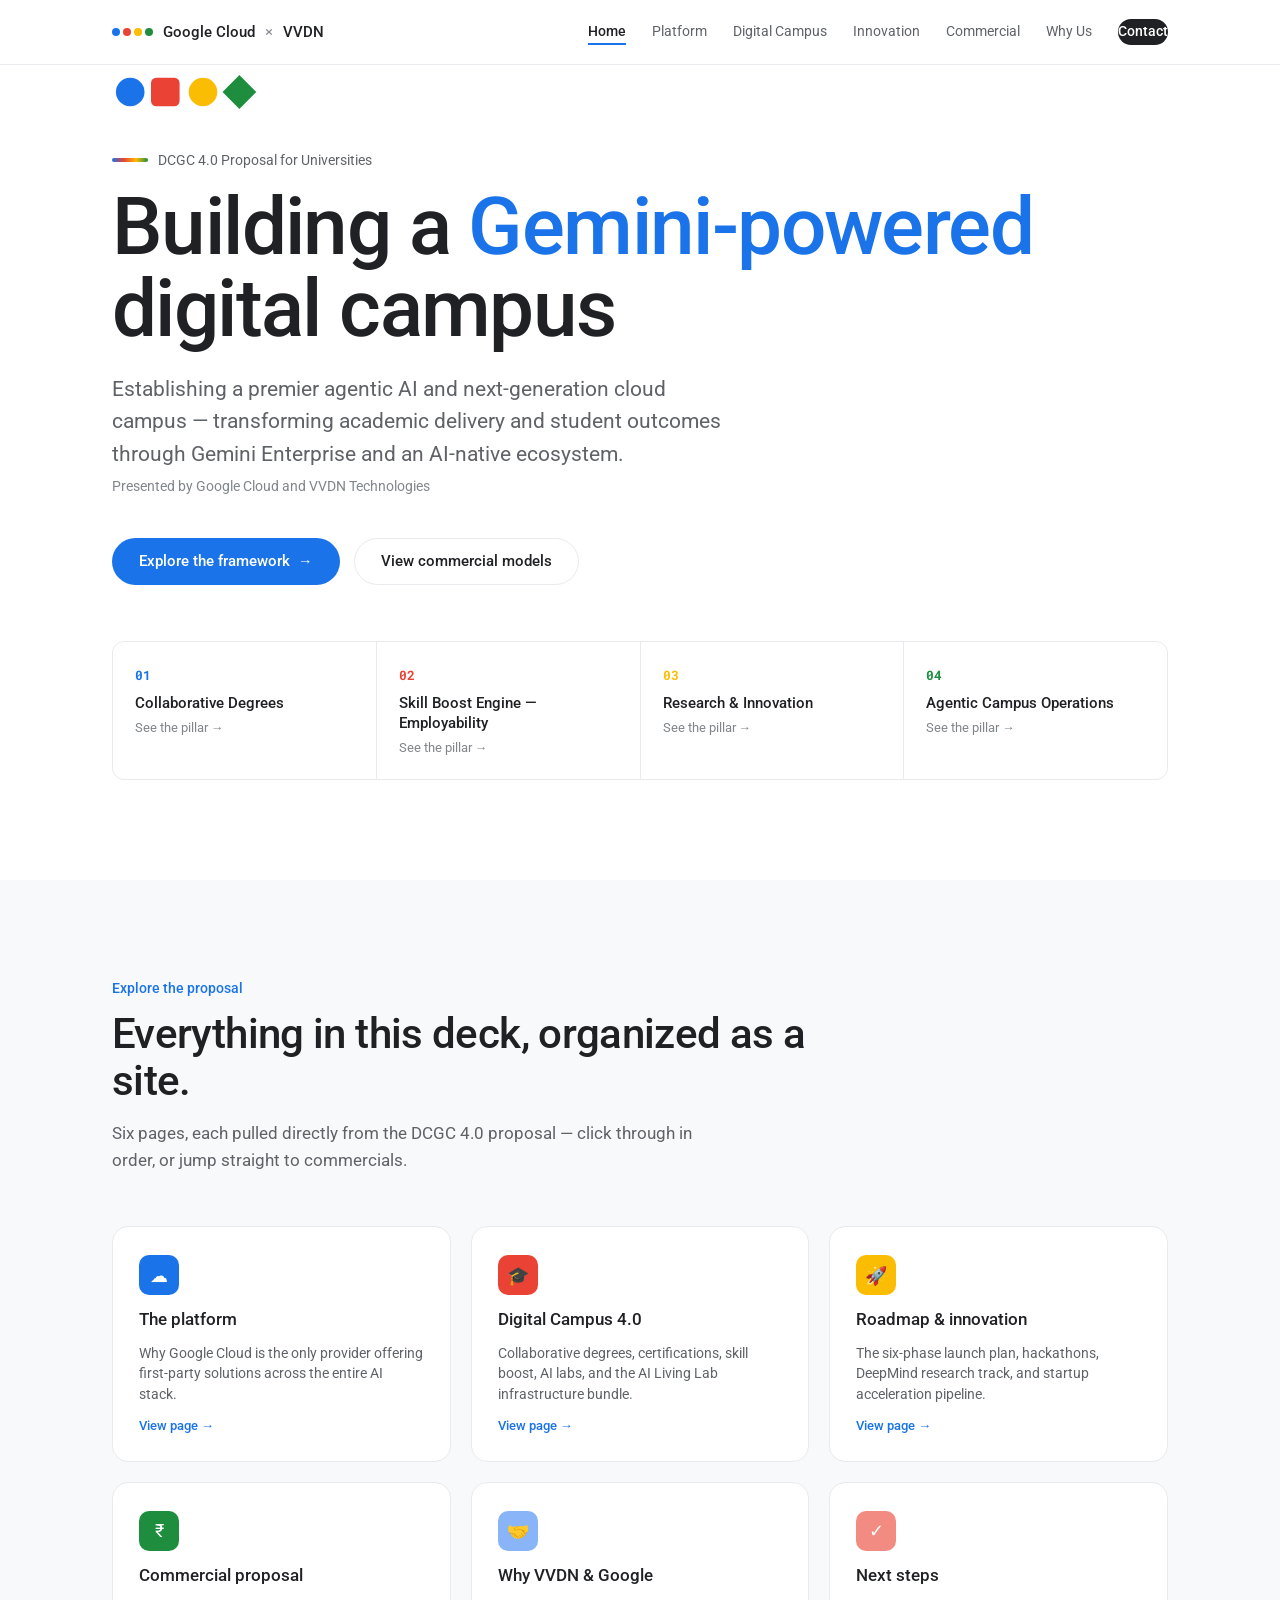
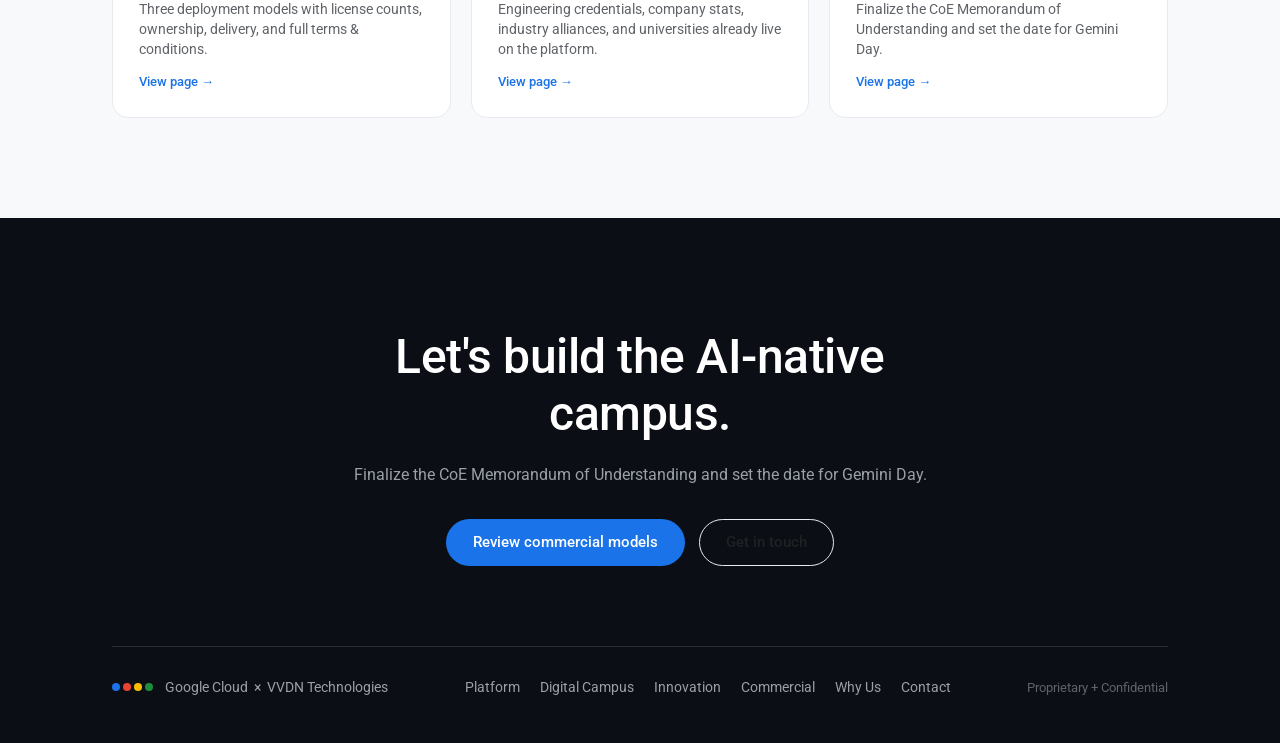
<file: index.html>
<!DOCTYPE html>
<html lang="en">
<head>
<meta charset="UTF-8">
<meta name="viewport" content="width=device-width, initial-scale=1.0">
<title>DCGC 4.0 — Building a Gemini-Powered Digital Campus</title>
<link rel="preconnect" href="https://fonts.googleapis.com">
<link href="https://fonts.googleapis.com/css2?family=Roboto:wght@300;400;500;700;900&family=Roboto+Mono:wght@400;500;700&display=swap" rel="stylesheet">
<link rel="stylesheet" href="assets/style.css">
</head>
<body>

<header class="top">
  <div class="wrap row">
    <a href="index.html" class="brandmark"><span class="dots"><i></i><i></i><i></i><i></i></span> Google Cloud <span style="color:var(--grey-soft); font-weight:400;">×</span> VVDN</a>
    <button class="menu-btn" aria-label="Toggle menu"><span></span><span></span><span></span></button>
    <nav class="navlinks">
      <a href="index.html" data-page="index.html">Home</a>
      <a href="platform.html" data-page="platform.html">Platform</a>
      <a href="digital-campus.html" data-page="digital-campus.html">Digital Campus</a>
      <a href="innovation.html" data-page="innovation.html">Innovation</a>
      <a href="commercial.html" data-page="commercial.html">Commercial</a>
      <a href="partner.html" data-page="partner.html">Why Us</a>
      <a href="contact.html" data-page="contact.html" class="nav-cta">Contact</a>
    </nav>
  </div>
</header>

<section class="hero" id="hero">
  <div class="wrap">
    <div class="hero-logo">
      <svg viewBox="0 0 120 40" xmlns="http://www.w3.org/2000/svg">
        <circle cx="14" cy="20" r="11" fill="#1a73e8"/>
        <rect x="30" y="9" width="22" height="22" rx="4" fill="#ea4335"/>
        <circle cx="70" cy="20" r="11" fill="#fbbc04"/>
        <polygon points="98,7 111,20 98,33 85,20" fill="#1e8e3e"/>
      </svg>
    </div>
    <div class="eyebrow-row"><span class="barpill"></span> DCGC 4.0 Proposal for Universities</div>
    <h1 class="hero-title">Building a <span class="accent">Gemini‑powered</span><br>digital campus</h1>
    <p class="hero-sub">Establishing a premier agentic AI and next-generation cloud campus — transforming academic delivery and student outcomes through Gemini Enterprise and an AI-native ecosystem.</p>
    <div class="hero-presenter">Presented by Google Cloud and VVDN Technologies</div>
    <div class="hero-ctas">
      <a href="digital-campus.html" class="btn btn-primary">Explore the framework <span class="btn-arrow">→</span></a>
      <a href="commercial.html" class="btn btn-outline">View commercial models</a>
    </div>
    <div class="navcard-grid">
      <a href="digital-campus.html" class="navcard"><div class="num">01</div><div class="lbl">Collaborative Degrees</div><div class="go">See the pillar →</div></a>
      <a href="digital-campus.html#skill-boost" class="navcard"><div class="num">02</div><div class="lbl">Skill Boost Engine — Employability</div><div class="go">See the pillar →</div></a>
      <a href="innovation.html" class="navcard"><div class="num">03</div><div class="lbl">Research &amp; Innovation</div><div class="go">See the pillar →</div></a>
      <a href="digital-campus.html#ai-labs" class="navcard"><div class="num">04</div><div class="lbl">Agentic Campus Operations</div><div class="go">See the pillar →</div></a>
    </div>
  </div>
</section>

<section class="soft">
  <div class="wrap">
    <div class="reveal">
      <div class="section-tag">Explore the proposal</div>
      <h2 class="section-title">Everything in this deck, organized as a site.</h2>
      <p class="section-desc">Six pages, each pulled directly from the DCGC 4.0 proposal — click through in order, or jump straight to commercials.</p>
    </div>
    <div class="dir-grid">
      <a href="platform.html" class="dir-card reveal">
        <div class="dir-icon" style="background:var(--blue);">☁</div>
        <h3>The platform</h3>
        <p>Why Google Cloud is the only provider offering first-party solutions across the entire AI stack.</p>
        <span class="go">View page →</span>
      </a>
      <a href="digital-campus.html" class="dir-card reveal">
        <div class="dir-icon" style="background:var(--red);">🎓</div>
        <h3>Digital Campus 4.0</h3>
        <p>Collaborative degrees, certifications, skill boost, AI labs, and the AI Living Lab infrastructure bundle.</p>
        <span class="go">View page →</span>
      </a>
      <a href="innovation.html" class="dir-card reveal">
        <div class="dir-icon" style="background:var(--yellow);">🚀</div>
        <h3>Roadmap &amp; innovation</h3>
        <p>The six-phase launch plan, hackathons, DeepMind research track, and startup acceleration pipeline.</p>
        <span class="go">View page →</span>
      </a>
      <a href="commercial.html" class="dir-card reveal">
        <div class="dir-icon" style="background:var(--green);">₹</div>
        <h3>Commercial proposal</h3>
        <p>Three deployment models with license counts, ownership, delivery, and full terms &amp; conditions.</p>
        <span class="go">View page →</span>
      </a>
      <a href="partner.html" class="dir-card reveal">
        <div class="dir-icon" style="background:#8ab4f8;">🤝</div>
        <h3>Why VVDN &amp; Google</h3>
        <p>Engineering credentials, company stats, industry alliances, and universities already live on the platform.</p>
        <span class="go">View page →</span>
      </a>
      <a href="contact.html" class="dir-card reveal">
        <div class="dir-icon" style="background:#f28b82;">✓</div>
        <h3>Next steps</h3>
        <p>Finalize the CoE Memorandum of Understanding and set the date for Gemini Day.</p>
        <span class="go">View page →</span>
      </a>
    </div>
  </div>
</section>

<footer>
  <div class="wrap">
    <div class="cta-box reveal">
      <h2>Let's build the AI-native campus.</h2>
      <p>Finalize the CoE Memorandum of Understanding and set the date for Gemini Day.</p>
      <div class="cta-row">
        <a href="commercial.html" class="btn btn-primary">Review commercial models</a>
        <a href="contact.html" class="btn btn-outline">Get in touch</a>
      </div>
    </div>
    <div class="foot-bottom">
      <div class="foot-brand"><span class="dots"><i></i><i></i><i></i><i></i></span> Google Cloud &nbsp;×&nbsp; VVDN Technologies</div>
      <div class="foot-links">
        <a href="platform.html">Platform</a><a href="digital-campus.html">Digital Campus</a><a href="innovation.html">Innovation</a><a href="commercial.html">Commercial</a><a href="partner.html">Why Us</a><a href="contact.html">Contact</a>
      </div>
      <div class="foot-meta">Proprietary + Confidential</div>
    </div>
  </div>
</footer>

<script src="assets/script.js"></script>
</body>
</html>
</file>
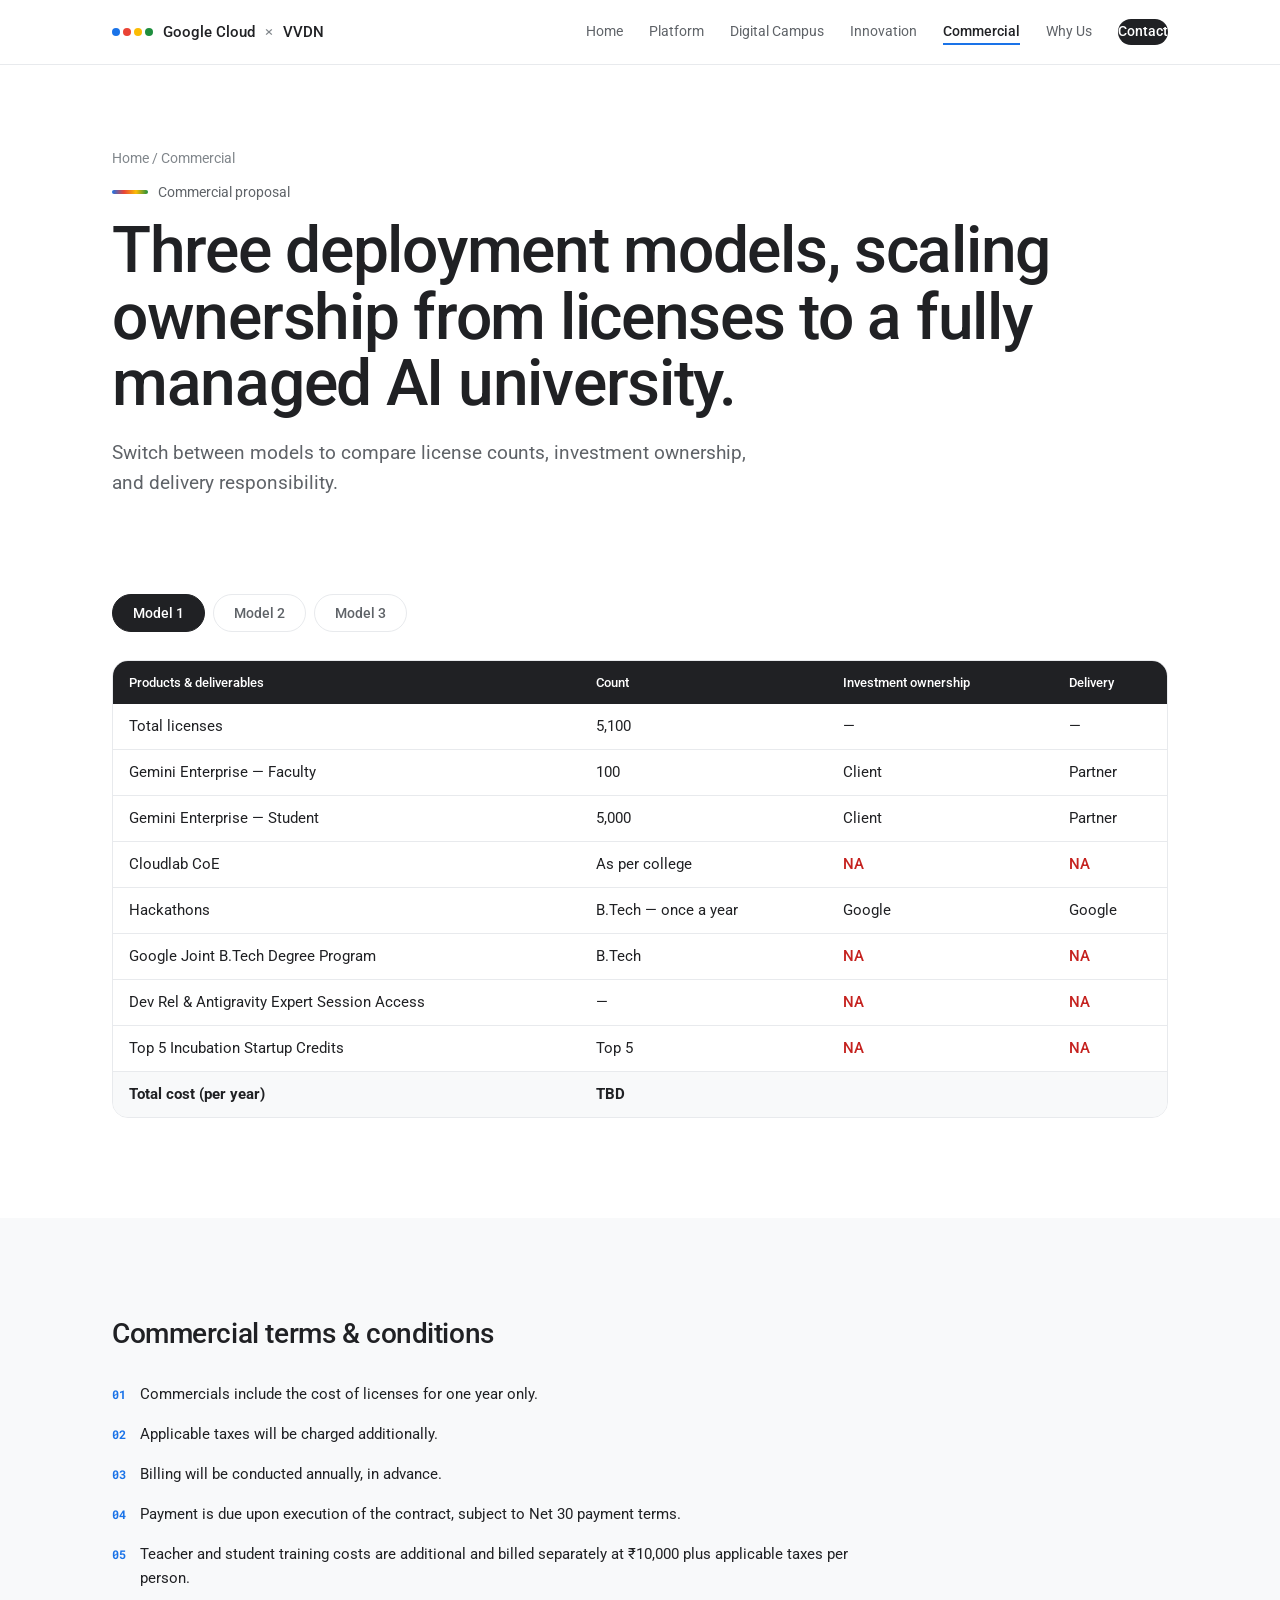
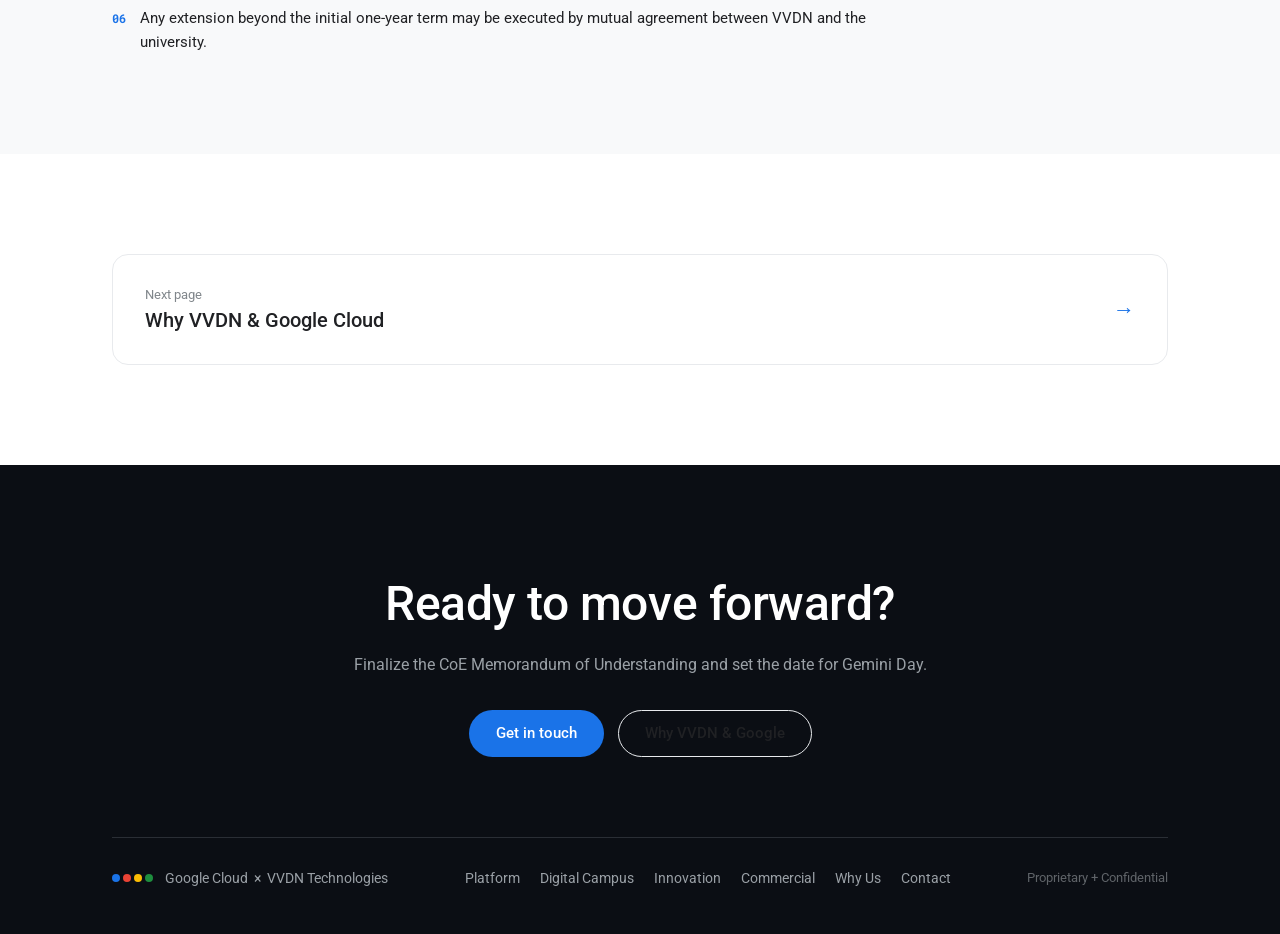
<file: commercial.html>
<!DOCTYPE html>
<html lang="en">
<head>
<meta charset="UTF-8">
<meta name="viewport" content="width=device-width, initial-scale=1.0">
<title>Commercial Proposal — DCGC 4.0</title>
<link rel="preconnect" href="https://fonts.googleapis.com">
<link href="https://fonts.googleapis.com/css2?family=Roboto:wght@300;400;500;700;900&family=Roboto+Mono:wght@400;500;700&display=swap" rel="stylesheet">
<link rel="stylesheet" href="assets/style.css">
</head>
<body>

<header class="top">
  <div class="wrap row">
    <a href="index.html" class="brandmark"><span class="dots"><i></i><i></i><i></i><i></i></span> Google Cloud <span style="color:var(--grey-soft); font-weight:400;">×</span> VVDN</a>
    <button class="menu-btn" aria-label="Toggle menu"><span></span><span></span><span></span></button>
    <nav class="navlinks">
      <a href="index.html" data-page="index.html">Home</a>
      <a href="platform.html" data-page="platform.html">Platform</a>
      <a href="digital-campus.html" data-page="digital-campus.html">Digital Campus</a>
      <a href="innovation.html" data-page="innovation.html">Innovation</a>
      <a href="commercial.html" data-page="commercial.html">Commercial</a>
      <a href="partner.html" data-page="partner.html">Why Us</a>
      <a href="contact.html" data-page="contact.html" class="nav-cta">Contact</a>
    </nav>
  </div>
</header>

<div class="page-hero">
  <div class="wrap">
    <div class="crumb"><a href="index.html">Home</a> / Commercial</div>
    <div class="eyebrow-row"><span class="barpill"></span> Commercial proposal</div>
    <h1 class="page-title">Three deployment models, scaling ownership from licenses to a fully managed AI university.</h1>
    <p class="page-sub">Switch between models to compare license counts, investment ownership, and delivery responsibility.</p>
  </div>
</div>

<section style="padding-top:24px;">
  <div class="wrap">
    <div class="tabs reveal">
      <button class="tab-btn active" data-tab="m1">Model 1</button>
      <button class="tab-btn" data-tab="m2">Model 2</button>
      <button class="tab-btn" data-tab="m3">Model 3</button>
    </div>

    <div class="table-wrap reveal">
      <div class="model-pane active" id="m1">
        <table class="commercial">
          <tr><th>Products &amp; deliverables</th><th>Count</th><th>Investment ownership</th><th>Delivery</th></tr>
          <tr><td>Total licenses</td><td>5,100</td><td>—</td><td>—</td></tr>
          <tr><td>Gemini Enterprise — Faculty</td><td>100</td><td>Client</td><td>Partner</td></tr>
          <tr><td>Gemini Enterprise — Student</td><td>5,000</td><td>Client</td><td>Partner</td></tr>
          <tr><td>Cloudlab CoE</td><td>As per college</td><td class="na">NA</td><td class="na">NA</td></tr>
          <tr><td>Hackathons</td><td>B.Tech — once a year</td><td>Google</td><td>Google</td></tr>
          <tr><td>Google Joint B.Tech Degree Program</td><td>B.Tech</td><td class="na">NA</td><td class="na">NA</td></tr>
          <tr><td>Dev Rel &amp; Antigravity Expert Session Access</td><td>—</td><td class="na">NA</td><td class="na">NA</td></tr>
          <tr><td>Top 5 Incubation Startup Credits</td><td>Top 5</td><td class="na">NA</td><td class="na">NA</td></tr>
          <tr><td>Total cost (per year)</td><td colspan="3">TBD</td></tr>
        </table>
      </div>
      <div class="model-pane" id="m2">
        <table class="commercial">
          <tr><th>Products &amp; deliverables</th><th>Count</th><th>Investment ownership</th><th>Delivery</th></tr>
          <tr><td>Total licenses</td><td>7,100</td><td>—</td><td>—</td></tr>
          <tr><td>Gemini Enterprise — Faculty</td><td>100</td><td>Client</td><td>Partner</td></tr>
          <tr><td>Gemini Enterprise — Student</td><td>5,000</td><td>Client</td><td>Partner</td></tr>
          <tr><td>Cloudlab CoE</td><td>As per college</td><td class="na">NA</td><td class="na">NA</td></tr>
          <tr><td>Hackathons</td><td>B.Tech — once a year</td><td>Google</td><td>Google</td></tr>
          <tr><td>Google Joint B.Tech Degree Program</td><td>B.Tech</td><td class="na">NA</td><td class="na">NA</td></tr>
          <tr><td>Dev Rel &amp; Antigravity Expert Session Access</td><td>—</td><td class="na">NA</td><td class="na">NA</td></tr>
          <tr><td>Top 5 Incubation Startup Credits</td><td>Top 5</td><td>Google</td><td>Google</td></tr>
          <tr><td>Total cost (per year)</td><td colspan="3">TBD</td></tr>
        </table>
      </div>
      <div class="model-pane" id="m3">
        <table class="commercial">
          <tr><th>Products &amp; deliverables</th><th>Count</th><th>Investment ownership</th><th>Delivery</th></tr>
          <tr><td>Total licenses</td><td>10,100</td><td>—</td><td>—</td></tr>
          <tr><td>Gemini Enterprise — Faculty</td><td>100</td><td>Client</td><td>Partner</td></tr>
          <tr><td>Gemini Enterprise — Student</td><td>5,000</td><td>Client</td><td>Partner</td></tr>
          <tr><td>Cloudlab CoE</td><td>As per college</td><td>Client</td><td>Partner — managed service</td></tr>
          <tr><td>Hackathons</td><td>B.Tech</td><td>Google / Partner</td><td>Managed service</td></tr>
          <tr><td>Google Joint B.Tech Degree Program</td><td>B.Tech</td><td>Google</td><td>Google</td></tr>
          <tr><td>Dev Rel &amp; Antigravity Expert Session Access</td><td>—</td><td>Google</td><td>Google</td></tr>
          <tr><td>Top 5 Incubation Startup Credits</td><td>Top 5</td><td>Google</td><td>Google</td></tr>
          <tr><td>Total cost (per year)</td><td colspan="3">TBD</td></tr>
        </table>
      </div>
    </div>
  </div>
</section>

<section class="soft">
  <div class="wrap">
    <div class="reveal">
      <h2 class="section-title" style="margin-bottom:32px; font-size:28px;">Commercial terms &amp; conditions</h2>
      <ul class="terms-list">
        <li><span class="tnum">01</span>Commercials include the cost of licenses for one year only.</li>
        <li><span class="tnum">02</span>Applicable taxes will be charged additionally.</li>
        <li><span class="tnum">03</span>Billing will be conducted annually, in advance.</li>
        <li><span class="tnum">04</span>Payment is due upon execution of the contract, subject to Net 30 payment terms.</li>
        <li><span class="tnum">05</span>Teacher and student training costs are additional and billed separately at ₹10,000 plus applicable taxes per person.</li>
        <li><span class="tnum">06</span>Any extension beyond the initial one-year term may be executed by mutual agreement between VVDN and the university.</li>
      </ul>
    </div>
  </div>
</section>

<section>
  <div class="wrap">
    <a href="partner.html" class="page-next reveal">
      <div>
        <div class="lbl">Next page</div>
        <div class="ttl">Why VVDN &amp; Google Cloud</div>
      </div>
      <div class="arrow">→</div>
    </a>
  </div>
</section>

<footer>
  <div class="wrap">
    <div class="cta-box reveal">
      <h2>Ready to move forward?</h2>
      <p>Finalize the CoE Memorandum of Understanding and set the date for Gemini Day.</p>
      <div class="cta-row">
        <a href="contact.html" class="btn btn-primary">Get in touch</a>
        <a href="partner.html" class="btn btn-outline">Why VVDN &amp; Google</a>
      </div>
    </div>
    <div class="foot-bottom">
      <div class="foot-brand"><span class="dots"><i></i><i></i><i></i><i></i></span> Google Cloud &nbsp;×&nbsp; VVDN Technologies</div>
      <div class="foot-links">
        <a href="platform.html">Platform</a><a href="digital-campus.html">Digital Campus</a><a href="innovation.html">Innovation</a><a href="commercial.html">Commercial</a><a href="partner.html">Why Us</a><a href="contact.html">Contact</a>
      </div>
      <div class="foot-meta">Proprietary + Confidential</div>
    </div>
  </div>
</footer>

<script src="assets/script.js"></script>
</body>
</html>
</file>
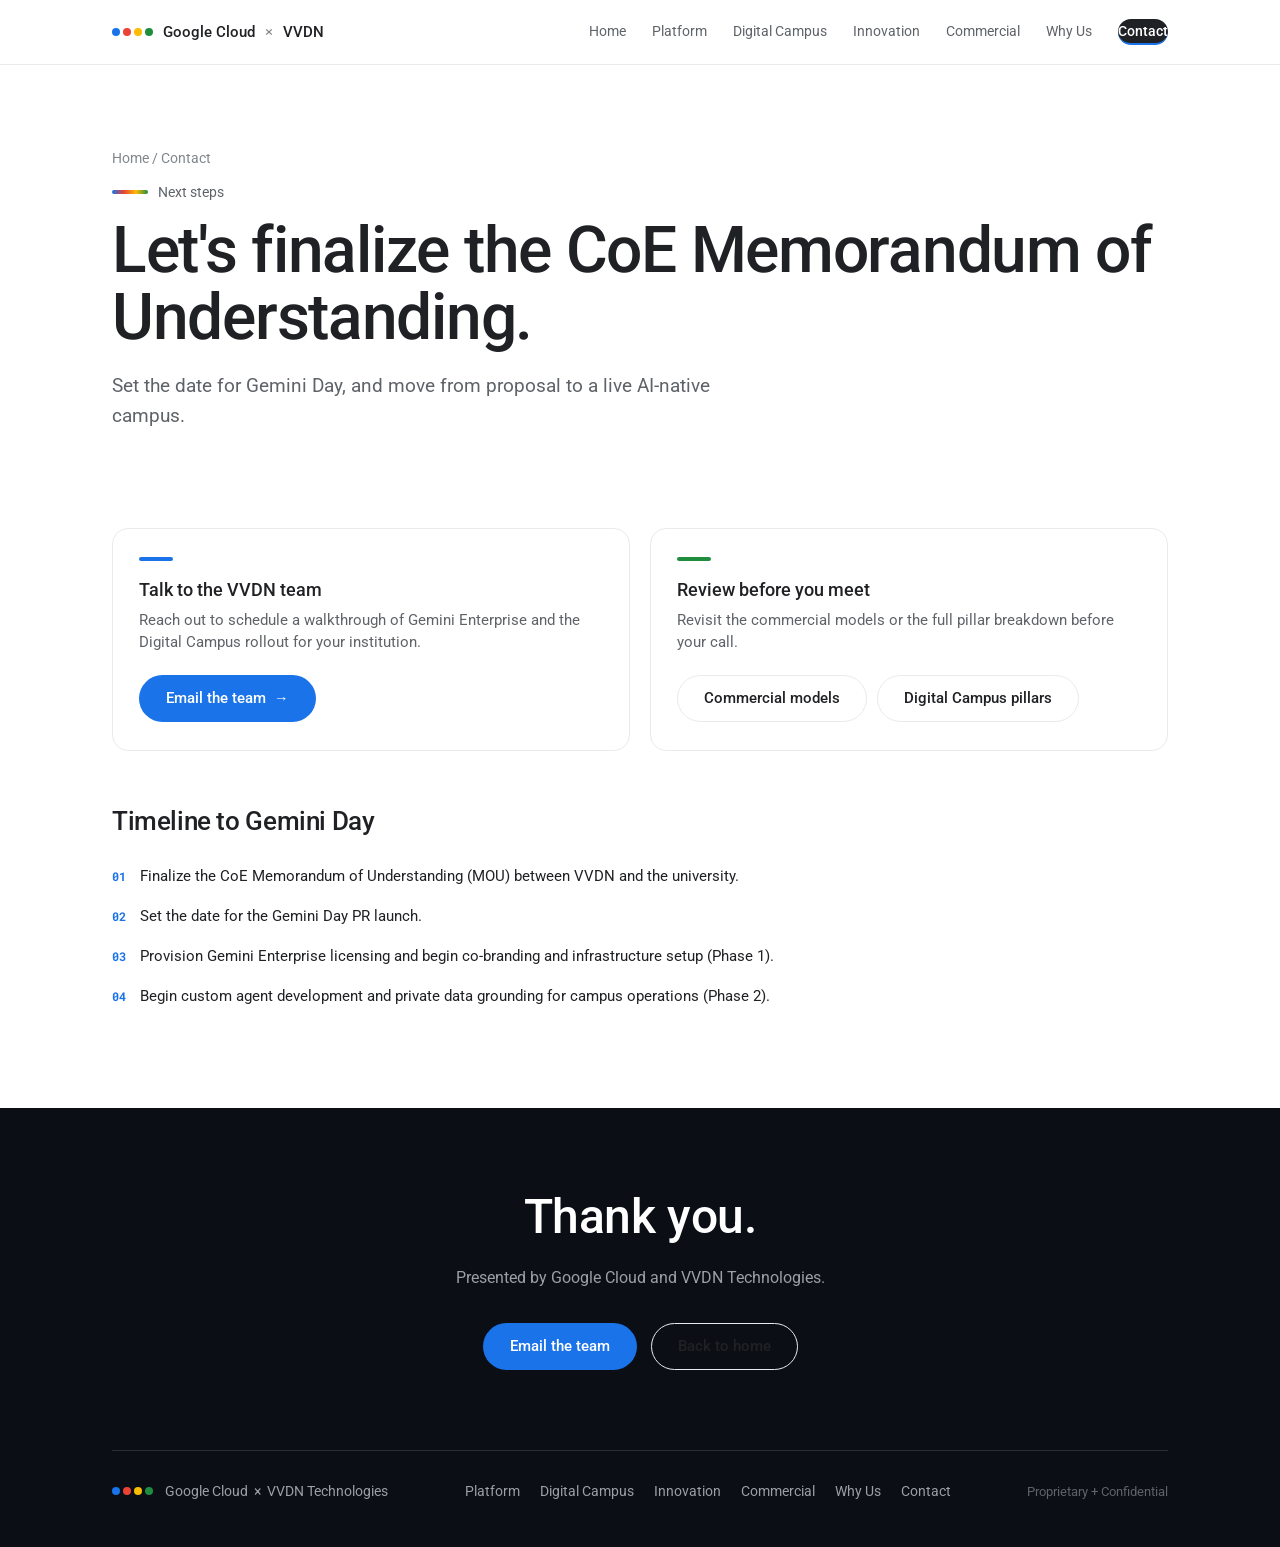
<file: contact.html>
<!DOCTYPE html>
<html lang="en">
<head>
<meta charset="UTF-8">
<meta name="viewport" content="width=device-width, initial-scale=1.0">
<title>Next Steps — DCGC 4.0</title>
<link rel="preconnect" href="https://fonts.googleapis.com">
<link href="https://fonts.googleapis.com/css2?family=Roboto:wght@300;400;500;700;900&family=Roboto+Mono:wght@400;500;700&display=swap" rel="stylesheet">
<link rel="stylesheet" href="assets/style.css">
</head>
<body>

<header class="top">
  <div class="wrap row">
    <a href="index.html" class="brandmark"><span class="dots"><i></i><i></i><i></i><i></i></span> Google Cloud <span style="color:var(--grey-soft); font-weight:400;">×</span> VVDN</a>
    <button class="menu-btn" aria-label="Toggle menu"><span></span><span></span><span></span></button>
    <nav class="navlinks">
      <a href="index.html" data-page="index.html">Home</a>
      <a href="platform.html" data-page="platform.html">Platform</a>
      <a href="digital-campus.html" data-page="digital-campus.html">Digital Campus</a>
      <a href="innovation.html" data-page="innovation.html">Innovation</a>
      <a href="commercial.html" data-page="commercial.html">Commercial</a>
      <a href="partner.html" data-page="partner.html">Why Us</a>
      <a href="contact.html" data-page="contact.html" class="nav-cta">Contact</a>
    </nav>
  </div>
</header>

<div class="page-hero">
  <div class="wrap">
    <div class="crumb"><a href="index.html">Home</a> / Contact</div>
    <div class="eyebrow-row"><span class="barpill"></span> Next steps</div>
    <h1 class="page-title">Let's finalize the CoE Memorandum of Understanding.</h1>
    <p class="page-sub">Set the date for Gemini Day, and move from proposal to a live AI-native campus.</p>
  </div>
</div>

<section style="padding-top:24px;">
  <div class="wrap">
    <div class="grid2" style="gap:20px;">
      <div class="card reveal">
        <div class="bar c-blue"></div>
        <h3>Talk to the VVDN team</h3>
        <p style="margin-bottom:20px;">Reach out to schedule a walkthrough of Gemini Enterprise and the Digital Campus rollout for your institution.</p>
        <a href="mailto:raman.raj@vvdntech.in?subject=DCGC%204.0%20—%20Digital%20Campus%20on%20Google%20Cloud" class="btn btn-primary">Email the team <span class="btn-arrow">→</span></a>
      </div>
      <div class="card reveal">
        <div class="bar c-green"></div>
        <h3>Review before you meet</h3>
        <p style="margin-bottom:20px;">Revisit the commercial models or the full pillar breakdown before your call.</p>
        <div style="display:flex; gap:10px; flex-wrap:wrap;">
          <a href="commercial.html" class="btn btn-outline">Commercial models</a>
          <a href="digital-campus.html" class="btn btn-outline">Digital Campus pillars</a>
        </div>
      </div>
    </div>

    <div class="reveal" style="margin-top:56px;">
      <h2 class="section-title" style="font-size:26px; margin-bottom:28px;">Timeline to Gemini Day</h2>
      <ul class="terms-list">
        <li><span class="tnum">01</span>Finalize the CoE Memorandum of Understanding (MOU) between VVDN and the university.</li>
        <li><span class="tnum">02</span>Set the date for the Gemini Day PR launch.</li>
        <li><span class="tnum">03</span>Provision Gemini Enterprise licensing and begin co-branding and infrastructure setup (Phase 1).</li>
        <li><span class="tnum">04</span>Begin custom agent development and private data grounding for campus operations (Phase 2).</li>
      </ul>
    </div>
  </div>
</section>

<footer style="padding-top:80px;">
  <div class="wrap">
    <div class="cta-box reveal">
      <h2>Thank you.</h2>
      <p>Presented by Google Cloud and VVDN Technologies.</p>
      <div class="cta-row">
        <a href="mailto:raman.raj@vvdntech.in" class="btn btn-primary">Email the team</a>
        <a href="index.html" class="btn btn-outline">Back to home</a>
      </div>
    </div>
    <div class="foot-bottom">
      <div class="foot-brand"><span class="dots"><i></i><i></i><i></i><i></i></span> Google Cloud &nbsp;×&nbsp; VVDN Technologies</div>
      <div class="foot-links">
        <a href="platform.html">Platform</a><a href="digital-campus.html">Digital Campus</a><a href="innovation.html">Innovation</a><a href="commercial.html">Commercial</a><a href="partner.html">Why Us</a><a href="contact.html">Contact</a>
      </div>
      <div class="foot-meta">Proprietary + Confidential</div>
    </div>
  </div>
</footer>

<script src="assets/script.js"></script>
</body>
</html>
</file>
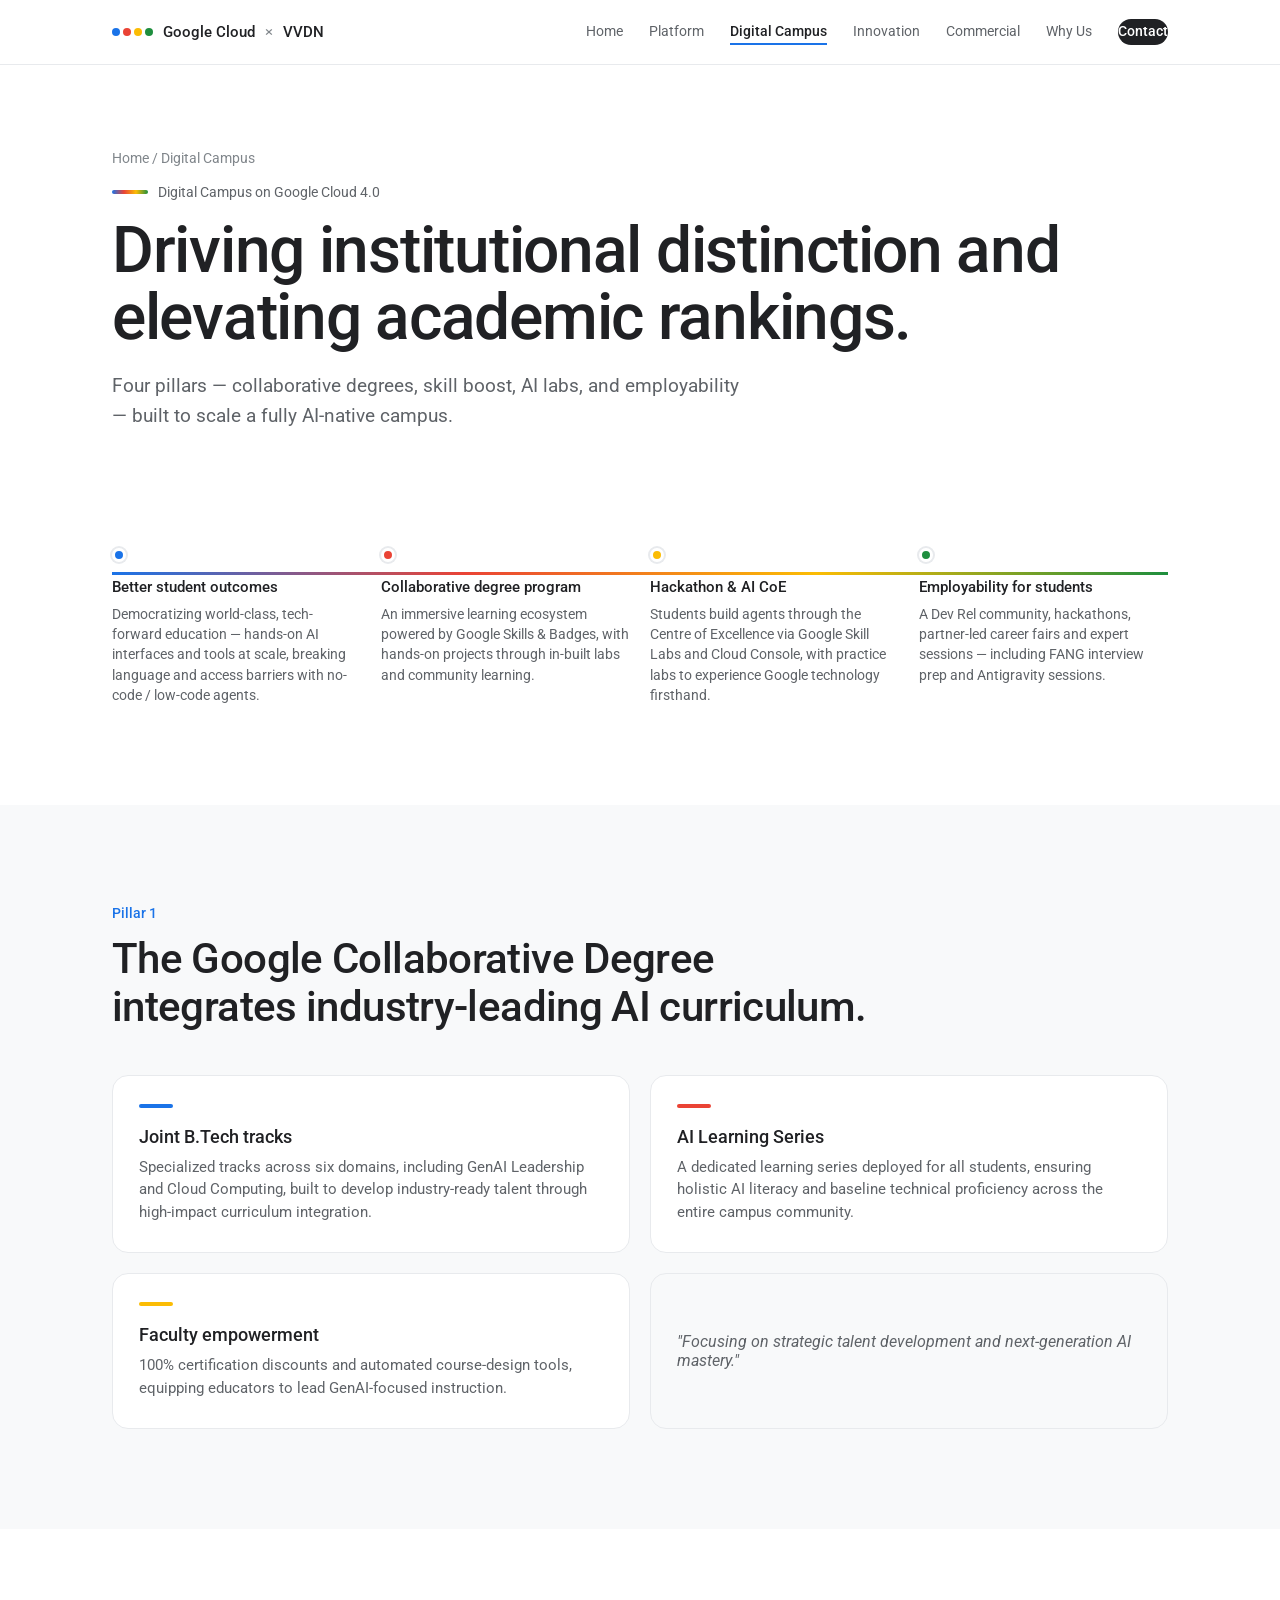
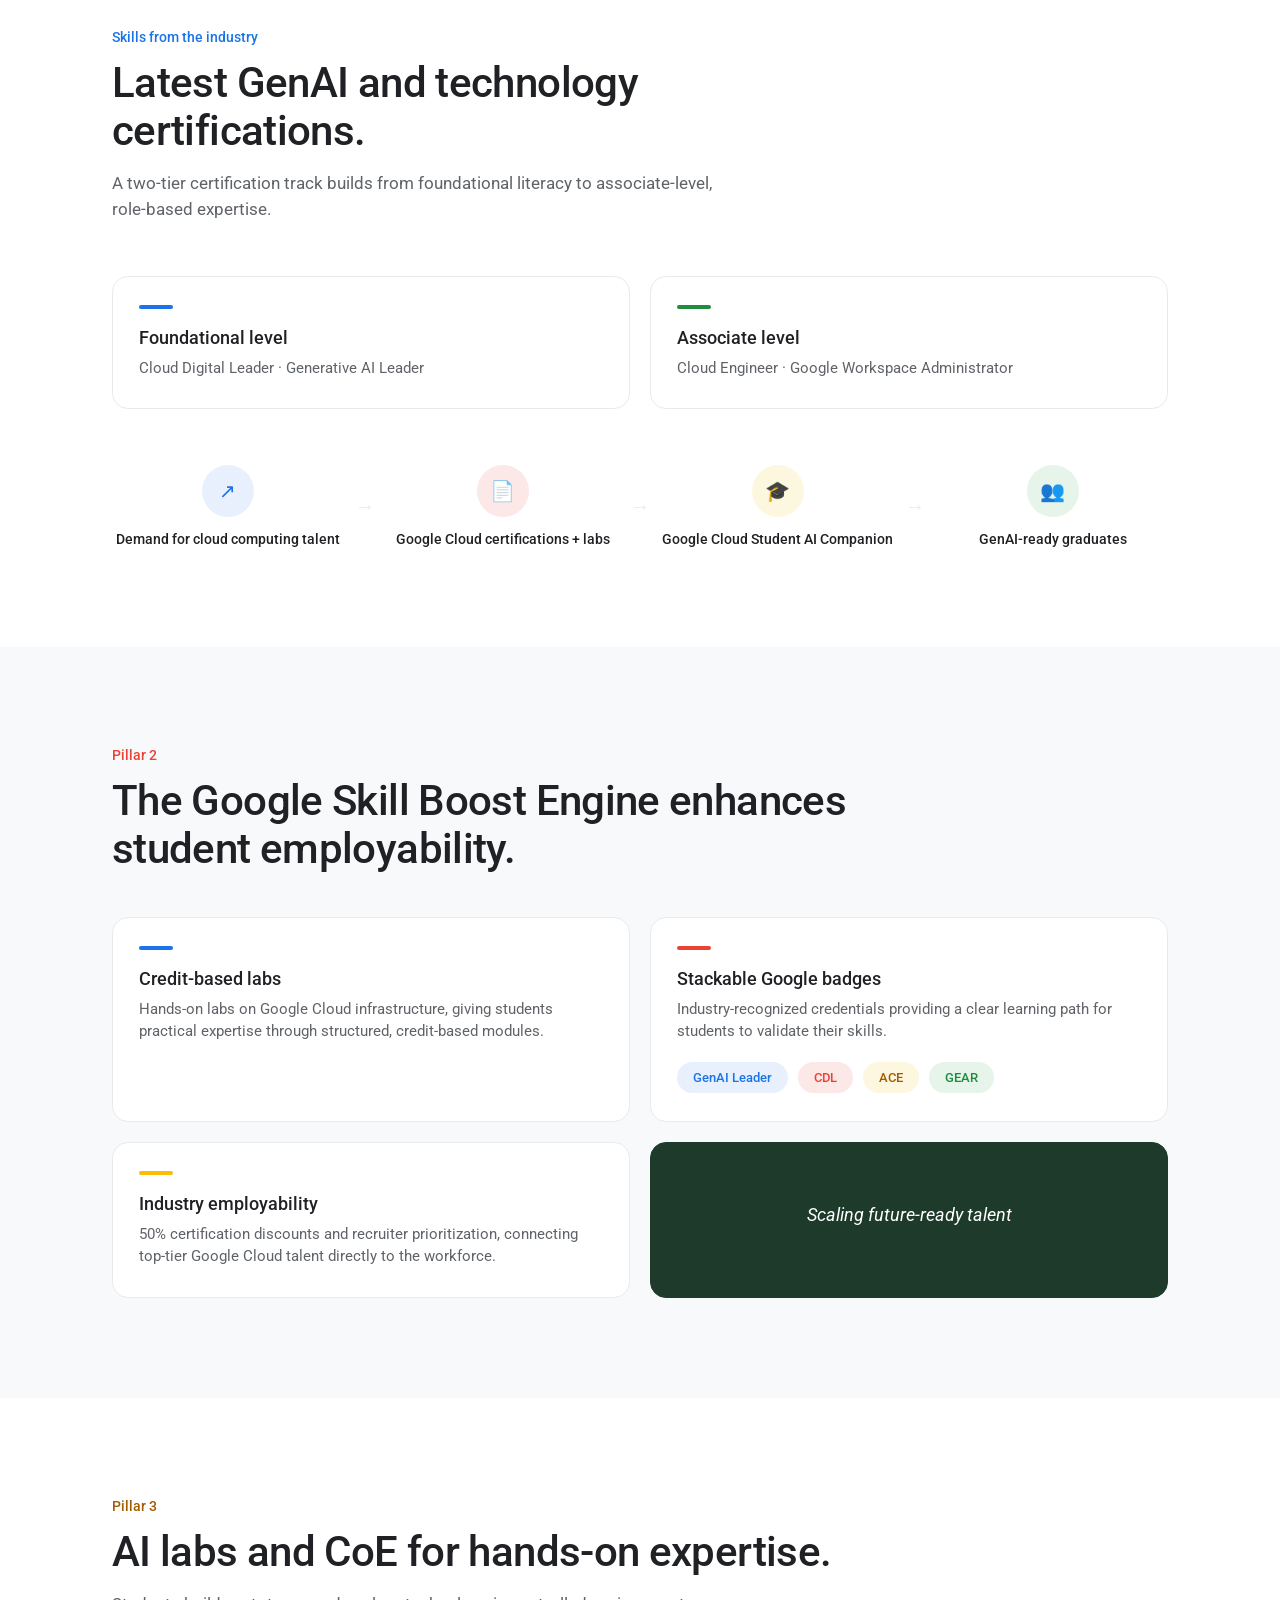
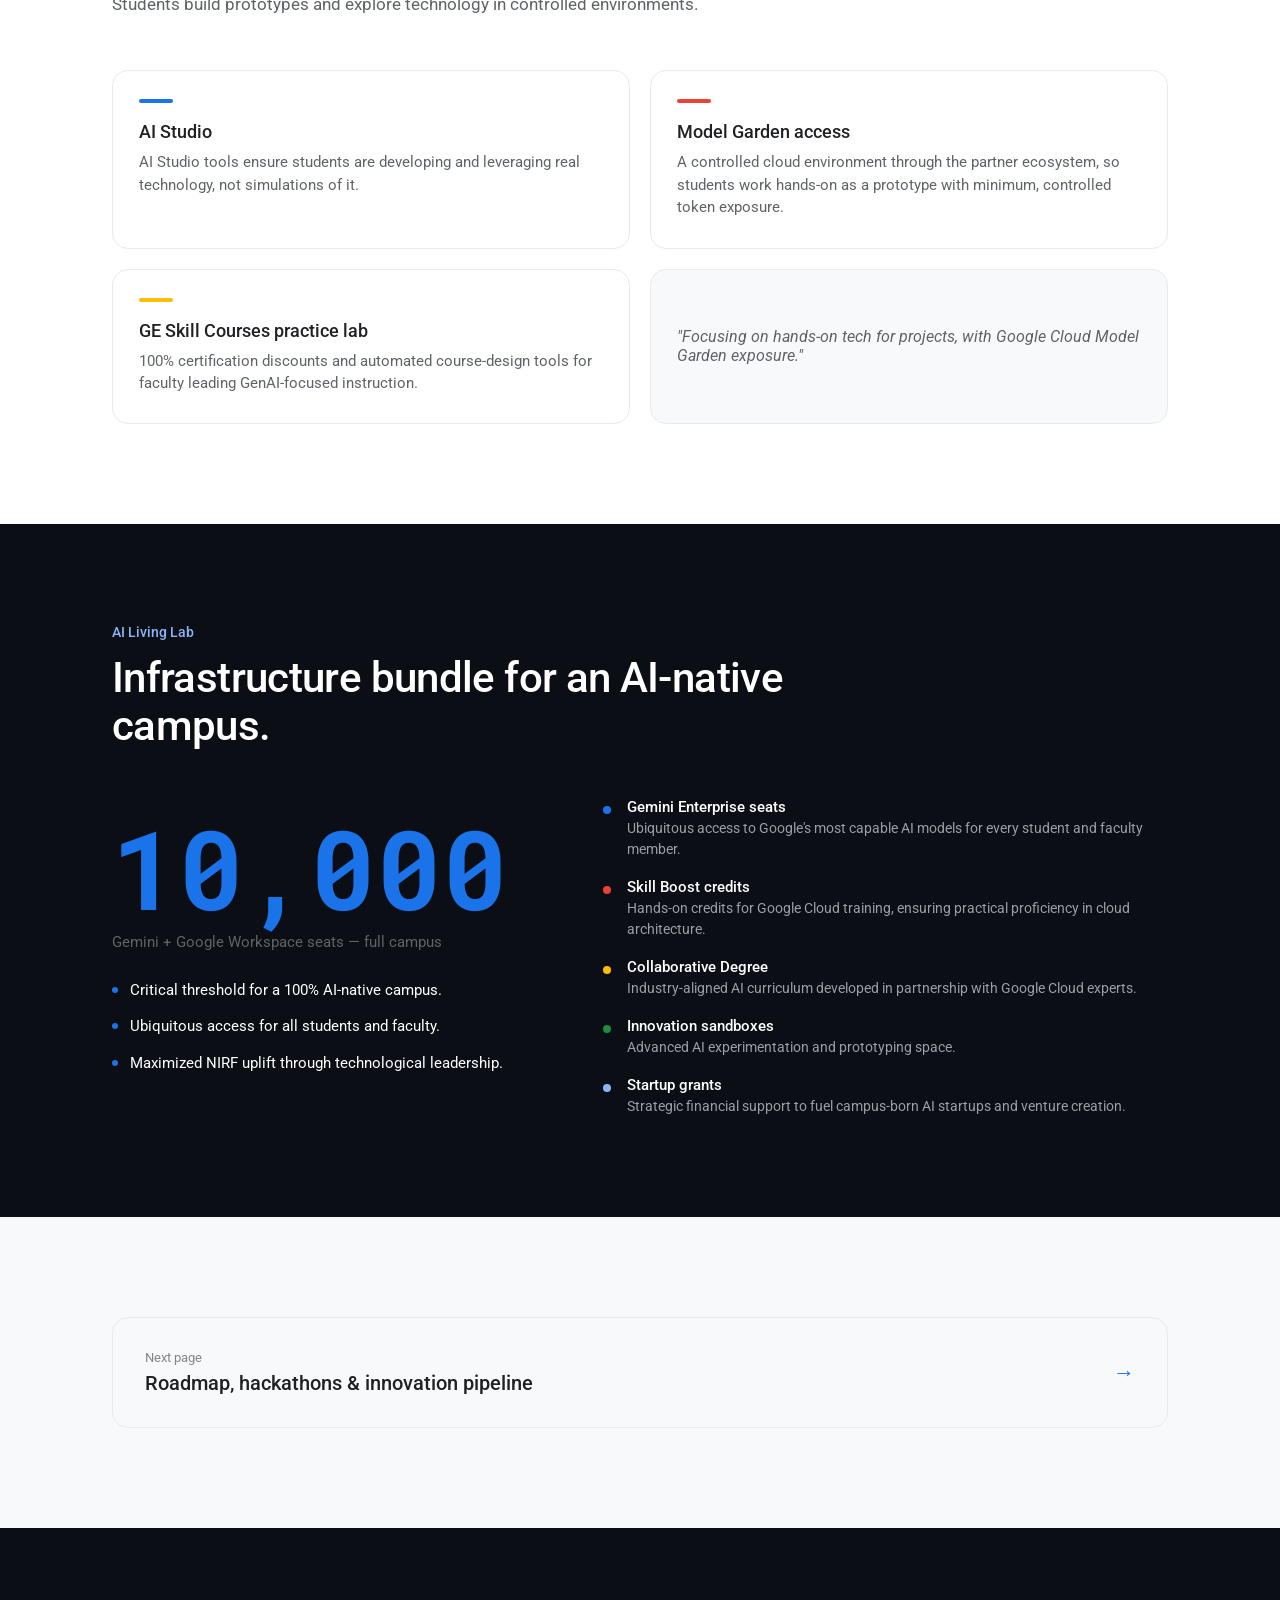
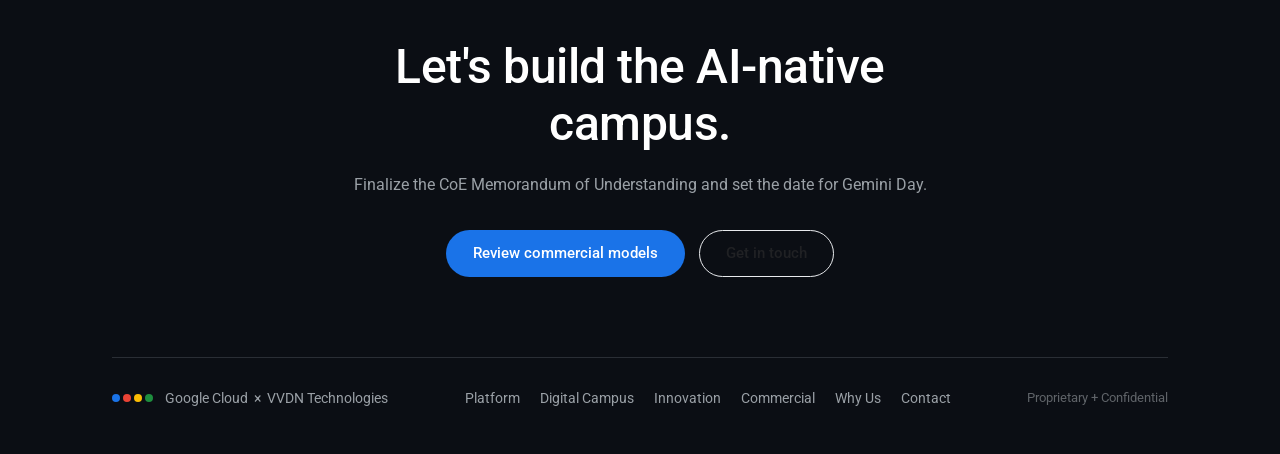
<file: digital-campus.html>
<!DOCTYPE html>
<html lang="en">
<head>
<meta charset="UTF-8">
<meta name="viewport" content="width=device-width, initial-scale=1.0">
<title>Digital Campus 4.0 — DCGC 4.0</title>
<link rel="preconnect" href="https://fonts.googleapis.com">
<link href="https://fonts.googleapis.com/css2?family=Roboto:wght@300;400;500;700;900&family=Roboto+Mono:wght@400;500;700&display=swap" rel="stylesheet">
<link rel="stylesheet" href="assets/style.css">
</head>
<body>

<header class="top">
  <div class="wrap row">
    <a href="index.html" class="brandmark"><span class="dots"><i></i><i></i><i></i><i></i></span> Google Cloud <span style="color:var(--grey-soft); font-weight:400;">×</span> VVDN</a>
    <button class="menu-btn" aria-label="Toggle menu"><span></span><span></span><span></span></button>
    <nav class="navlinks">
      <a href="index.html" data-page="index.html">Home</a>
      <a href="platform.html" data-page="platform.html">Platform</a>
      <a href="digital-campus.html" data-page="digital-campus.html">Digital Campus</a>
      <a href="innovation.html" data-page="innovation.html">Innovation</a>
      <a href="commercial.html" data-page="commercial.html">Commercial</a>
      <a href="partner.html" data-page="partner.html">Why Us</a>
      <a href="contact.html" data-page="contact.html" class="nav-cta">Contact</a>
    </nav>
  </div>
</header>

<div class="page-hero">
  <div class="wrap">
    <div class="crumb"><a href="index.html">Home</a> / Digital Campus</div>
    <div class="eyebrow-row"><span class="barpill"></span> Digital Campus on Google Cloud 4.0</div>
    <h1 class="page-title">Driving institutional distinction and elevating academic rankings.</h1>
    <p class="page-sub">Four pillars — collaborative degrees, skill boost, AI labs, and employability — built to scale a fully AI-native campus.</p>
  </div>
</div>

<section style="padding-top:24px;">
  <div class="wrap">
    <div class="timeline reveal">
      <div class="track"><div class="track-fill" id="trackFill"></div></div>
      <div class="tl-items">
        <div class="tl-item">
          <div class="tl-dot" style="background:var(--blue);"></div>
          <h4>Better student outcomes</h4>
          <p>Democratizing world-class, tech-forward education — hands-on AI interfaces and tools at scale, breaking language and access barriers with no-code / low-code agents.</p>
        </div>
        <div class="tl-item">
          <div class="tl-dot" style="background:var(--red);"></div>
          <h4>Collaborative degree program</h4>
          <p>An immersive learning ecosystem powered by Google Skills &amp; Badges, with hands-on projects through in-built labs and community learning.</p>
        </div>
        <div class="tl-item">
          <div class="tl-dot" style="background:var(--yellow);"></div>
          <h4>Hackathon &amp; AI CoE</h4>
          <p>Students build agents through the Centre of Excellence via Google Skill Labs and Cloud Console, with practice labs to experience Google technology firsthand.</p>
        </div>
        <div class="tl-item">
          <div class="tl-dot" style="background:var(--green);"></div>
          <h4>Employability for students</h4>
          <p>A Dev Rel community, hackathons, partner-led career fairs and expert sessions — including FANG interview prep and Antigravity sessions.</p>
        </div>
      </div>
    </div>
  </div>
</section>

<!-- Pillar 1 -->
<section class="soft" id="pillar-1">
  <div class="wrap">
    <div class="reveal">
      <div class="section-tag t-blue">Pillar 1</div>
      <h2 class="section-title">The Google Collaborative Degree integrates industry-leading AI curriculum.</h2>
    </div>
    <div class="grid2" style="margin-top:44px; gap:20px;">
      <div class="card reveal"><div class="bar c-blue"></div><h3>Joint B.Tech tracks</h3><p>Specialized tracks across six domains, including GenAI Leadership and Cloud Computing, built to develop industry-ready talent through high-impact curriculum integration.</p></div>
      <div class="card reveal"><div class="bar c-red"></div><h3>AI Learning Series</h3><p>A dedicated learning series deployed for all students, ensuring holistic AI literacy and baseline technical proficiency across the entire campus community.</p></div>
      <div class="card reveal"><div class="bar c-yellow"></div><h3>Faculty empowerment</h3><p>100% certification discounts and automated course-design tools, equipping educators to lead GenAI-focused instruction.</p></div>
      <div class="quote reveal">"Focusing on strategic talent development and next-generation AI mastery."</div>
    </div>
  </div>
</section>

<!-- Certifications -->
<section>
  <div class="wrap">
    <div class="reveal">
      <div class="section-tag">Skills from the industry</div>
      <h2 class="section-title">Latest GenAI and technology certifications.</h2>
      <p class="section-desc">A two-tier certification track builds from foundational literacy to associate-level, role-based expertise.</p>
    </div>
    <div class="grid2 reveal">
      <div class="card"><div class="bar c-blue"></div><h3>Foundational level</h3><p>Cloud Digital Leader · Generative AI Leader</p></div>
      <div class="card"><div class="bar c-green"></div><h3>Associate level</h3><p>Cloud Engineer · Google Workspace Administrator</p></div>
    </div>
    <div class="cert-funnel reveal">
      <div class="funnel-step"><div class="funnel-icon b-blue">↗</div><h5>Demand for cloud computing talent</h5></div>
      <span class="funnel-arrow">→</span>
      <div class="funnel-step"><div class="funnel-icon b-red">📄</div><h5>Google Cloud certifications + labs</h5></div>
      <span class="funnel-arrow">→</span>
      <div class="funnel-step"><div class="funnel-icon b-yellow">🎓</div><h5>Google Cloud Student AI Companion</h5></div>
      <span class="funnel-arrow">→</span>
      <div class="funnel-step"><div class="funnel-icon b-green">👥</div><h5>GenAI-ready graduates</h5></div>
    </div>
  </div>
</section>

<!-- Pillar 2 -->
<section class="soft" id="skill-boost">
  <div class="wrap">
    <div class="reveal">
      <div class="section-tag t-red">Pillar 2</div>
      <h2 class="section-title">The Google Skill Boost Engine enhances student employability.</h2>
    </div>
    <div class="grid2" style="margin-top:44px; gap:20px;">
      <div class="card reveal"><div class="bar c-blue"></div><h3>Credit-based labs</h3><p>Hands-on labs on Google Cloud infrastructure, giving students practical expertise through structured, credit-based modules.</p></div>
      <div class="card reveal">
        <div class="bar c-red"></div><h3>Stackable Google badges</h3>
        <p>Industry-recognized credentials providing a clear learning path for students to validate their skills.</p>
        <div class="badge-row"><span class="badge b-blue">GenAI Leader</span><span class="badge b-red">CDL</span><span class="badge b-yellow">ACE</span><span class="badge b-green">GEAR</span></div>
      </div>
      <div class="card reveal"><div class="bar c-yellow"></div><h3>Industry employability</h3><p>50% certification discounts and recruiter prioritization, connecting top-tier Google Cloud talent directly to the workforce.</p></div>
      <div class="card reveal" style="background:#1e3a2b; border-color:#1e3a2b; display:flex; align-items:center; justify-content:center;">
        <h3 style="color:#fff; font-style:italic; font-weight:400; text-align:center;">Scaling future-ready talent</h3>
      </div>
    </div>
  </div>
</section>

<!-- Pillar 3 -->
<section id="ai-labs">
  <div class="wrap">
    <div class="reveal">
      <div class="section-tag t-yellow">Pillar 3</div>
      <h2 class="section-title">AI labs and CoE for hands-on expertise.</h2>
      <p class="section-desc">Students build prototypes and explore technology in controlled environments.</p>
    </div>
    <div class="grid2" style="margin-top:44px; gap:20px;">
      <div class="card reveal"><div class="bar c-blue"></div><h3>AI Studio</h3><p>AI Studio tools ensure students are developing and leveraging real technology, not simulations of it.</p></div>
      <div class="card reveal"><div class="bar c-red"></div><h3>Model Garden access</h3><p>A controlled cloud environment through the partner ecosystem, so students work hands-on as a prototype with minimum, controlled token exposure.</p></div>
      <div class="card reveal"><div class="bar c-yellow"></div><h3>GE Skill Courses practice lab</h3><p>100% certification discounts and automated course-design tools for faculty leading GenAI-focused instruction.</p></div>
      <div class="quote reveal">"Focusing on hands-on tech for projects, with Google Cloud Model Garden exposure."</div>
    </div>
  </div>
</section>

<!-- AI Living Lab -->
<section class="dark" id="living-lab">
  <div class="wrap">
    <div class="reveal">
      <div class="section-tag">AI Living Lab</div>
      <h2 class="section-title" style="color:#fff;">Infrastructure bundle for an AI-native campus.</h2>
    </div>
    <div class="big-callout">
      <div class="reveal">
        <div class="big-num">10,000</div>
        <div class="big-num-lbl">Gemini + Google Workspace seats — full campus</div>
        <ul class="justify-list" style="margin-top:28px; color:#fff;">
          <li>Critical threshold for a 100% AI-native campus.</li>
          <li>Ubiquitous access for all students and faculty.</li>
          <li>Maximized NIRF uplift through technological leadership.</li>
        </ul>
      </div>
      <ul class="infra-list reveal">
        <li><span class="dot" style="background:var(--blue)"></span><div><strong style="color:#fff;">Gemini Enterprise seats</strong><span>Ubiquitous access to Google's most capable AI models for every student and faculty member.</span></div></li>
        <li><span class="dot" style="background:var(--red)"></span><div><strong style="color:#fff;">Skill Boost credits</strong><span>Hands-on credits for Google Cloud training, ensuring practical proficiency in cloud architecture.</span></div></li>
        <li><span class="dot" style="background:var(--yellow)"></span><div><strong style="color:#fff;">Collaborative Degree</strong><span>Industry-aligned AI curriculum developed in partnership with Google Cloud experts.</span></div></li>
        <li><span class="dot" style="background:var(--green)"></span><div><strong style="color:#fff;">Innovation sandboxes</strong><span>Advanced AI experimentation and prototyping space.</span></div></li>
        <li><span class="dot" style="background:#8ab4f8"></span><div><strong style="color:#fff;">Startup grants</strong><span>Strategic financial support to fuel campus-born AI startups and venture creation.</span></div></li>
      </ul>
    </div>
  </div>
</section>

<section class="soft">
  <div class="wrap">
    <a href="innovation.html" class="page-next reveal">
      <div>
        <div class="lbl">Next page</div>
        <div class="ttl">Roadmap, hackathons &amp; innovation pipeline</div>
      </div>
      <div class="arrow">→</div>
    </a>
  </div>
</section>

<footer>
  <div class="wrap">
    <div class="cta-box reveal">
      <h2>Let's build the AI-native campus.</h2>
      <p>Finalize the CoE Memorandum of Understanding and set the date for Gemini Day.</p>
      <div class="cta-row">
        <a href="commercial.html" class="btn btn-primary">Review commercial models</a>
        <a href="contact.html" class="btn btn-outline">Get in touch</a>
      </div>
    </div>
    <div class="foot-bottom">
      <div class="foot-brand"><span class="dots"><i></i><i></i><i></i><i></i></span> Google Cloud &nbsp;×&nbsp; VVDN Technologies</div>
      <div class="foot-links">
        <a href="platform.html">Platform</a><a href="digital-campus.html">Digital Campus</a><a href="innovation.html">Innovation</a><a href="commercial.html">Commercial</a><a href="partner.html">Why Us</a><a href="contact.html">Contact</a>
      </div>
      <div class="foot-meta">Proprietary + Confidential</div>
    </div>
  </div>
</footer>

<script src="assets/script.js"></script>
</body>
</html>
</file>
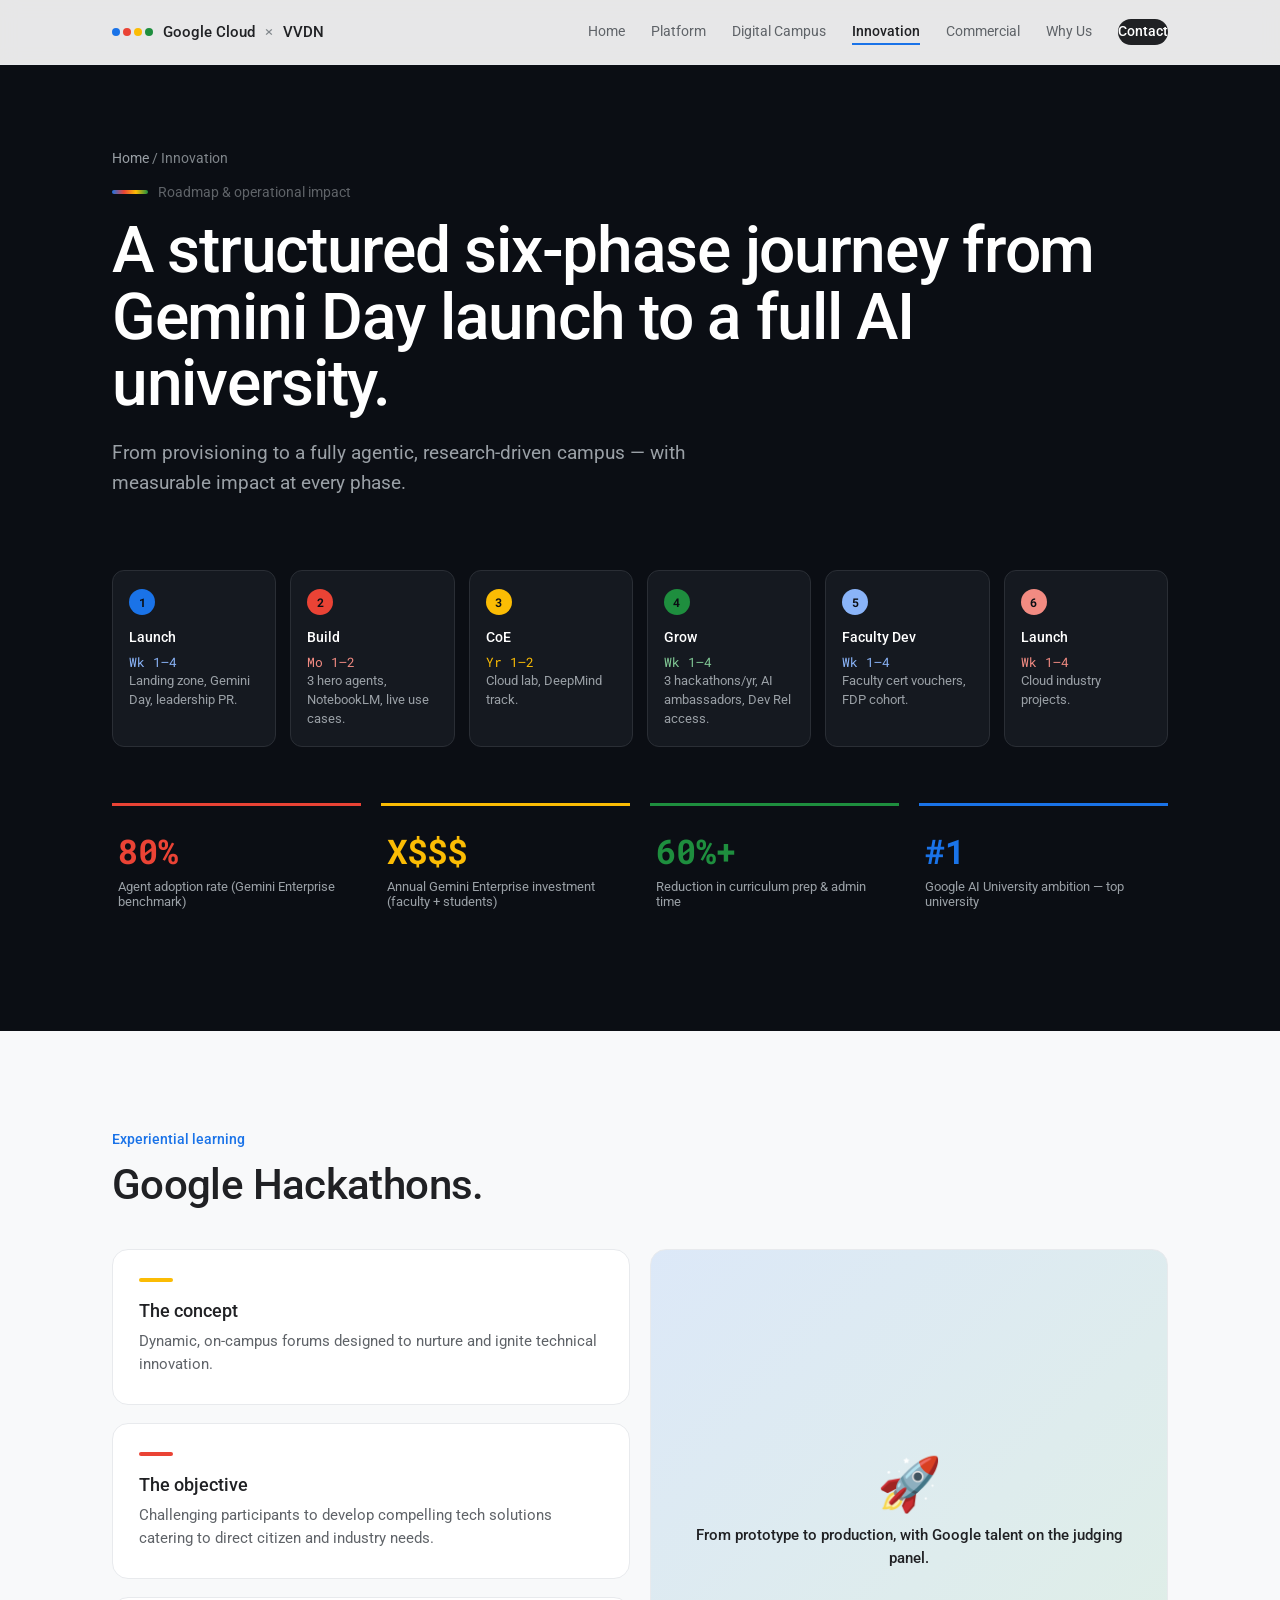
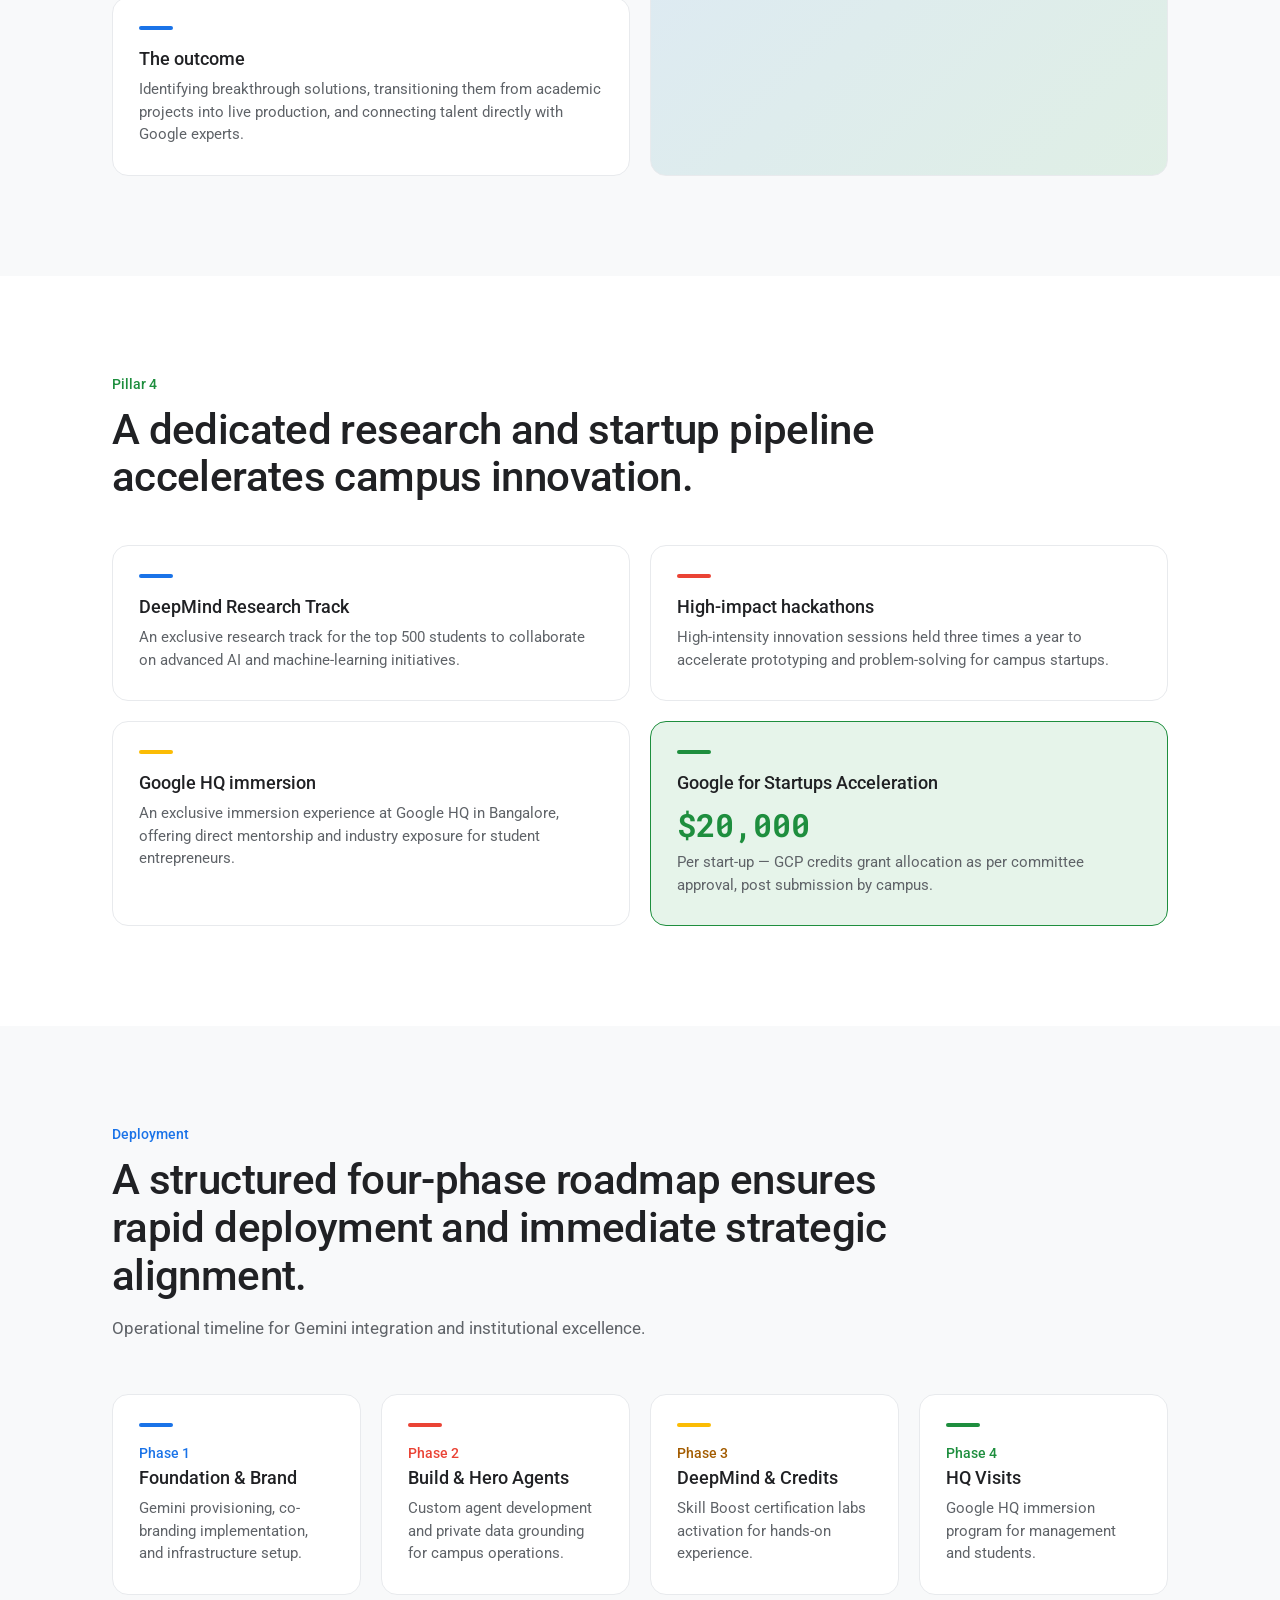
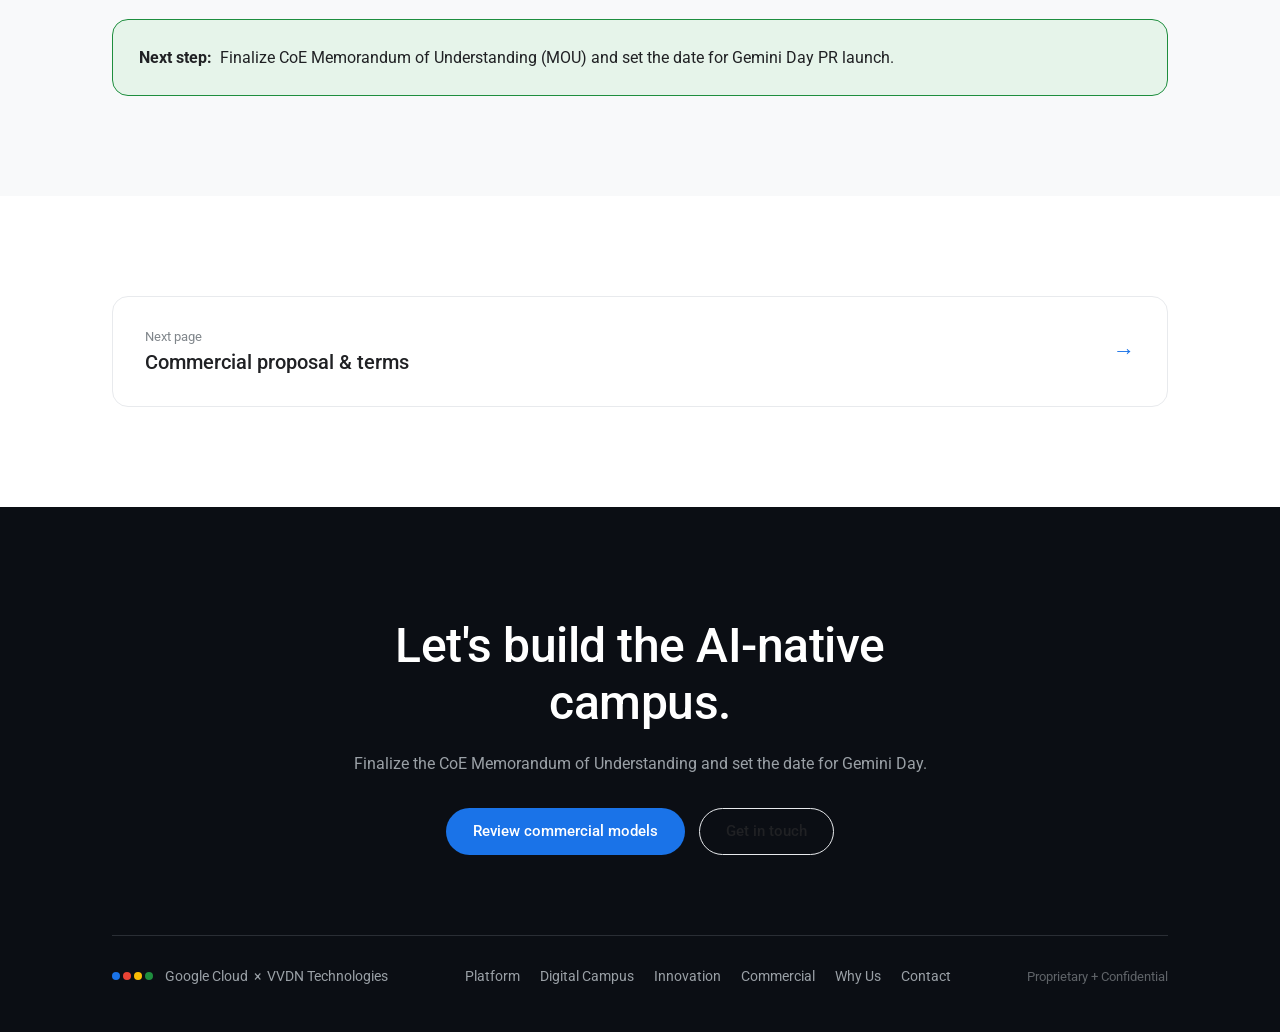
<file: innovation.html>
<!DOCTYPE html>
<html lang="en">
<head>
<meta charset="UTF-8">
<meta name="viewport" content="width=device-width, initial-scale=1.0">
<title>Roadmap & Innovation — DCGC 4.0</title>
<link rel="preconnect" href="https://fonts.googleapis.com">
<link href="https://fonts.googleapis.com/css2?family=Roboto:wght@300;400;500;700;900&family=Roboto+Mono:wght@400;500;700&display=swap" rel="stylesheet">
<link rel="stylesheet" href="assets/style.css">
</head>
<body>

<header class="top">
  <div class="wrap row">
    <a href="index.html" class="brandmark"><span class="dots"><i></i><i></i><i></i><i></i></span> Google Cloud <span style="color:var(--grey-soft); font-weight:400;">×</span> VVDN</a>
    <button class="menu-btn" aria-label="Toggle menu"><span></span><span></span><span></span></button>
    <nav class="navlinks">
      <a href="index.html" data-page="index.html">Home</a>
      <a href="platform.html" data-page="platform.html">Platform</a>
      <a href="digital-campus.html" data-page="digital-campus.html">Digital Campus</a>
      <a href="innovation.html" data-page="innovation.html">Innovation</a>
      <a href="commercial.html" data-page="commercial.html">Commercial</a>
      <a href="partner.html" data-page="partner.html">Why Us</a>
      <a href="contact.html" data-page="contact.html" class="nav-cta">Contact</a>
    </nav>
  </div>
</header>

<div class="page-hero dark">
  <div class="wrap">
    <div class="crumb"><a href="index.html" style="color:#9aa0a6;">Home</a> / Innovation</div>
    <div class="eyebrow-row"><span class="barpill"></span> Roadmap &amp; operational impact</div>
    <h1 class="page-title" style="color:#fff;">A structured six-phase journey from Gemini Day launch to a full AI university.</h1>
    <p class="page-sub">From provisioning to a fully agentic, research-driven campus — with measurable impact at every phase.</p>
  </div>
</div>

<section class="dark" style="padding-top:0;">
  <div class="wrap">
    <div class="phase-grid" id="phaseGrid6">
      <div class="phase-card"><div class="phase-num" style="background:var(--blue)">1</div><h5>Launch</h5><p class="mono" style="color:#8ab4f8;">Wk 1–4</p><p>Landing zone, Gemini Day, leadership PR.</p></div>
      <div class="phase-card"><div class="phase-num" style="background:var(--red)">2</div><h5>Build</h5><p class="mono" style="color:#f28b82;">Mo 1–2</p><p>3 hero agents, NotebookLM, live use cases.</p></div>
      <div class="phase-card"><div class="phase-num" style="background:var(--yellow)">3</div><h5>CoE</h5><p class="mono" style="color:#fbbc04;">Yr 1–2</p><p>Cloud lab, DeepMind track.</p></div>
      <div class="phase-card"><div class="phase-num" style="background:var(--green)">4</div><h5>Grow</h5><p class="mono" style="color:#81c995;">Wk 1–4</p><p>3 hackathons/yr, AI ambassadors, Dev Rel access.</p></div>
      <div class="phase-card"><div class="phase-num" style="background:#8ab4f8">5</div><h5>Faculty Dev</h5><p class="mono" style="color:#8ab4f8;">Wk 1–4</p><p>Faculty cert vouchers, FDP cohort.</p></div>
      <div class="phase-card"><div class="phase-num" style="background:#f28b82">6</div><h5>Launch</h5><p class="mono" style="color:#f28b82;">Wk 1–4</p><p>Cloud industry projects.</p></div>
    </div>
    <div class="impact-grid">
      <div class="impact-card reveal"><div class="impact-num">80%</div><div class="impact-lbl">Agent adoption rate (Gemini Enterprise benchmark)</div></div>
      <div class="impact-card reveal"><div class="impact-num">X$$$</div><div class="impact-lbl">Annual Gemini Enterprise investment (faculty + students)</div></div>
      <div class="impact-card reveal"><div class="impact-num">60%+</div><div class="impact-lbl">Reduction in curriculum prep &amp; admin time</div></div>
      <div class="impact-card reveal"><div class="impact-num">#1</div><div class="impact-lbl">Google AI University ambition — top university</div></div>
    </div>
  </div>
</section>

<!-- Hackathons -->
<section class="soft">
  <div class="wrap">
    <div class="reveal">
      <div class="section-tag t-blue">Experiential learning</div>
      <h2 class="section-title">Google Hackathons.</h2>
    </div>
    <div class="grid2" style="grid-template-columns:1fr 1fr; margin-top:40px;">
      <div style="display:flex; flex-direction:column; gap:18px;">
        <div class="card reveal"><div class="bar c-yellow"></div><h3>The concept</h3><p>Dynamic, on-campus forums designed to nurture and ignite technical innovation.</p></div>
        <div class="card reveal"><div class="bar c-red"></div><h3>The objective</h3><p>Challenging participants to develop compelling tech solutions catering to direct citizen and industry needs.</p></div>
        <div class="card reveal"><div class="bar c-blue"></div><h3>The outcome</h3><p>Identifying breakthrough solutions, transitioning them from academic projects into live production, and connecting talent directly with Google experts.</p></div>
      </div>
      <div class="card reveal" style="display:flex; align-items:center; justify-content:center; text-align:center; background:linear-gradient(135deg,#1a73e820,#34a85320);">
        <div>
          <div style="font-size:52px; margin-bottom:10px;">🚀</div>
          <p style="color:var(--ink); font-weight:500;">From prototype to production, with Google talent on the judging panel.</p>
        </div>
      </div>
    </div>
  </div>
</section>

<!-- Pillar 4 -->
<section>
  <div class="wrap">
    <div class="reveal">
      <div class="section-tag t-green">Pillar 4</div>
      <h2 class="section-title">A dedicated research and startup pipeline accelerates campus innovation.</h2>
    </div>
    <div class="grid2" style="margin-top:44px; gap:20px;">
      <div class="card reveal"><div class="bar c-blue"></div><h3>DeepMind Research Track</h3><p>An exclusive research track for the top 500 students to collaborate on advanced AI and machine-learning initiatives.</p></div>
      <div class="card reveal"><div class="bar c-red"></div><h3>High-impact hackathons</h3><p>High-intensity innovation sessions held three times a year to accelerate prototyping and problem-solving for campus startups.</p></div>
      <div class="card reveal"><div class="bar c-yellow"></div><h3>Google HQ immersion</h3><p>An exclusive immersion experience at Google HQ in Bangalore, offering direct mentorship and industry exposure for student entrepreneurs.</p></div>
      <div class="card reveal" style="border-color:var(--green); background:#e6f4ea;">
        <div class="bar c-green"></div>
        <h3>Google for Startups Acceleration</h3>
        <div style="font-family:'Roboto Mono'; font-size:32px; font-weight:700; color:var(--green); margin:6px 0;">$20,000</div>
        <p>Per start-up — GCP credits grant allocation as per committee approval, post submission by campus.</p>
      </div>
    </div>
  </div>
</section>

<!-- 4-phase deployment -->
<section class="soft">
  <div class="wrap">
    <div class="reveal">
      <div class="section-tag">Deployment</div>
      <h2 class="section-title">A structured four-phase roadmap ensures rapid deployment and immediate strategic alignment.</h2>
      <p class="section-desc">Operational timeline for Gemini integration and institutional excellence.</p>
    </div>
    <div class="grid4">
      <div class="card reveal"><div class="bar c-blue"></div><div class="section-tag t-blue" style="margin-bottom:6px;">Phase 1</div><h3>Foundation &amp; Brand</h3><p>Gemini provisioning, co-branding implementation, and infrastructure setup.</p></div>
      <div class="card reveal"><div class="bar c-red"></div><div class="section-tag t-red" style="margin-bottom:6px;">Phase 2</div><h3>Build &amp; Hero Agents</h3><p>Custom agent development and private data grounding for campus operations.</p></div>
      <div class="card reveal"><div class="bar c-yellow"></div><div class="section-tag t-yellow" style="margin-bottom:6px;">Phase 3</div><h3>DeepMind &amp; Credits</h3><p>Skill Boost certification labs activation for hands-on experience.</p></div>
      <div class="card reveal"><div class="bar c-green"></div><div class="section-tag t-green" style="margin-bottom:6px;">Phase 4</div><h3>HQ Visits</h3><p>Google HQ immersion program for management and students.</p></div>
    </div>
    <div class="quote reveal" style="margin-top:24px; border-color:var(--green); background:#e6f4ea; font-style:normal; color:var(--ink);">
      <strong style="margin-right:8px;">Next step:</strong> Finalize CoE Memorandum of Understanding (MOU) and set the date for Gemini Day PR launch.
    </div>
  </div>
</section>

<section>
  <div class="wrap">
    <a href="commercial.html" class="page-next reveal">
      <div>
        <div class="lbl">Next page</div>
        <div class="ttl">Commercial proposal &amp; terms</div>
      </div>
      <div class="arrow">→</div>
    </a>
  </div>
</section>

<footer>
  <div class="wrap">
    <div class="cta-box reveal">
      <h2>Let's build the AI-native campus.</h2>
      <p>Finalize the CoE Memorandum of Understanding and set the date for Gemini Day.</p>
      <div class="cta-row">
        <a href="commercial.html" class="btn btn-primary">Review commercial models</a>
        <a href="contact.html" class="btn btn-outline">Get in touch</a>
      </div>
    </div>
    <div class="foot-bottom">
      <div class="foot-brand"><span class="dots"><i></i><i></i><i></i><i></i></span> Google Cloud &nbsp;×&nbsp; VVDN Technologies</div>
      <div class="foot-links">
        <a href="platform.html">Platform</a><a href="digital-campus.html">Digital Campus</a><a href="innovation.html">Innovation</a><a href="commercial.html">Commercial</a><a href="partner.html">Why Us</a><a href="contact.html">Contact</a>
      </div>
      <div class="foot-meta">Proprietary + Confidential</div>
    </div>
  </div>
</footer>

<script src="assets/script.js"></script>
</body>
</html>
</file>
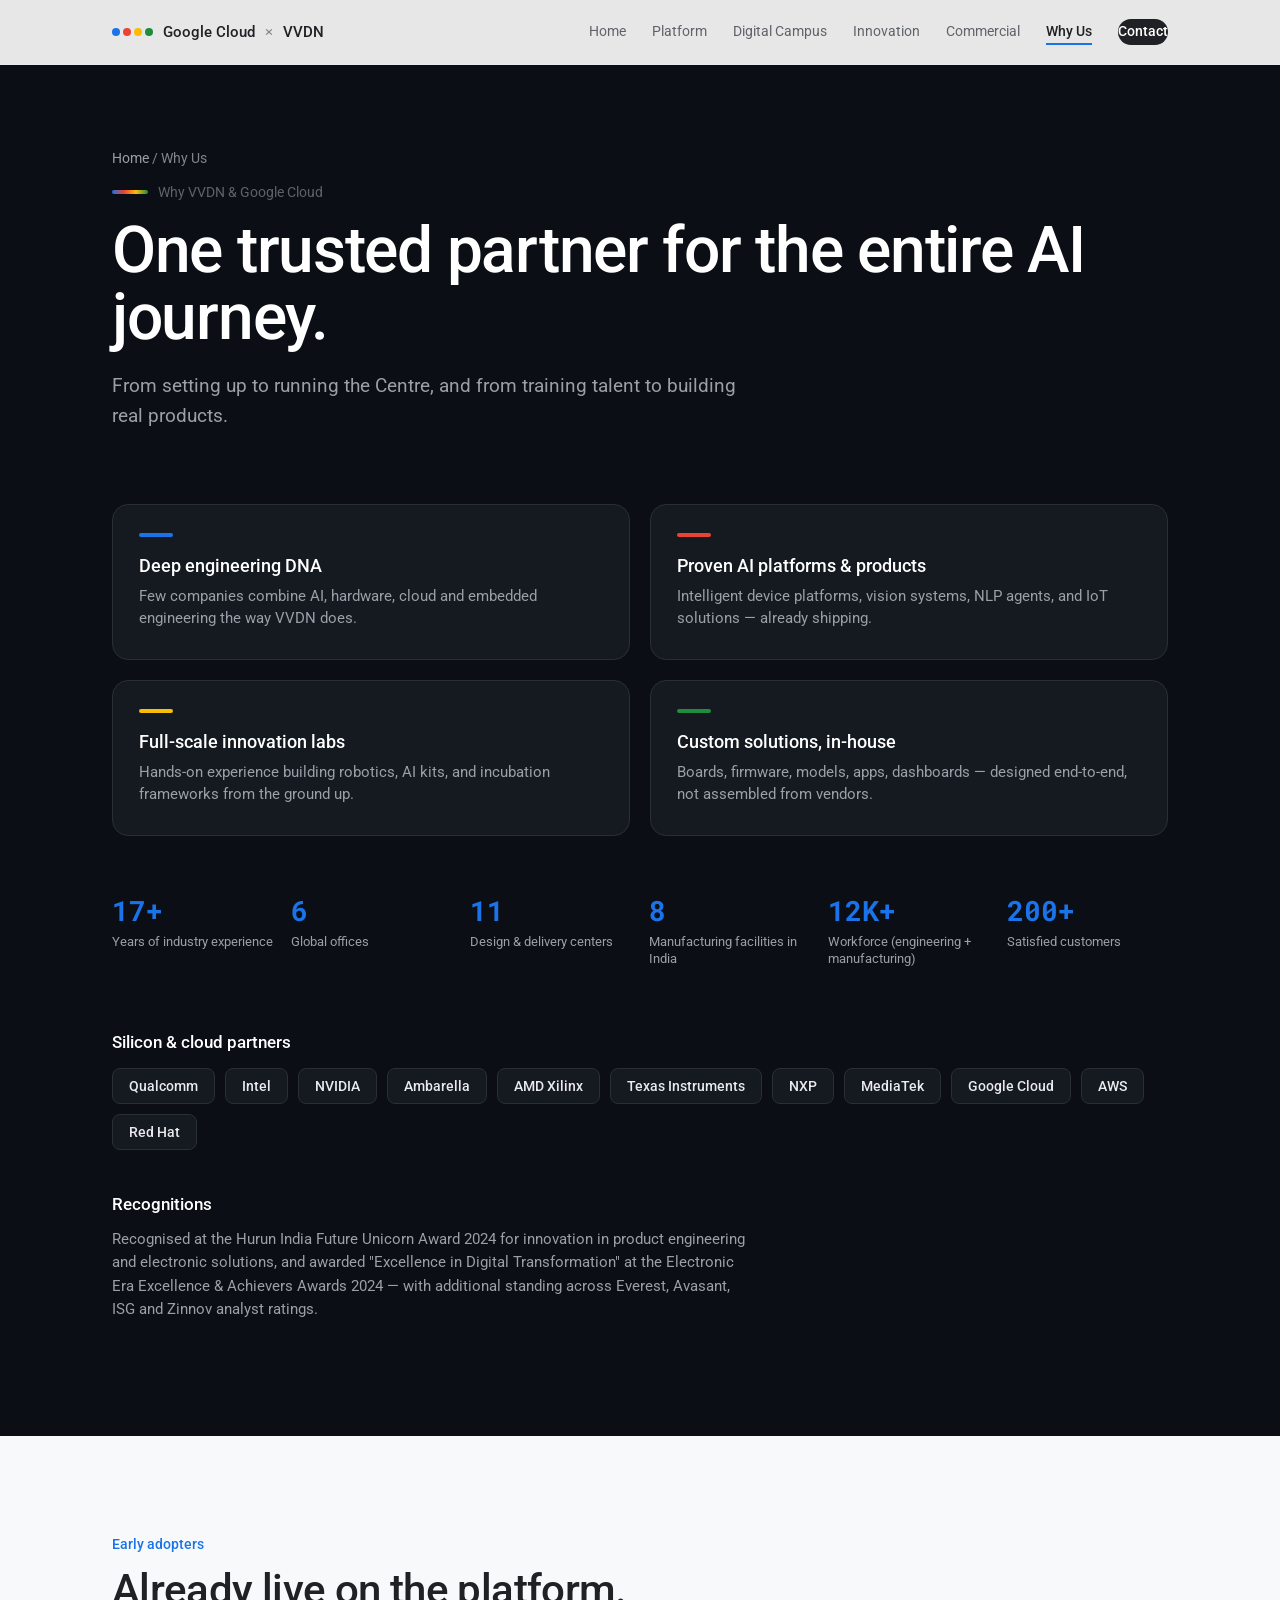
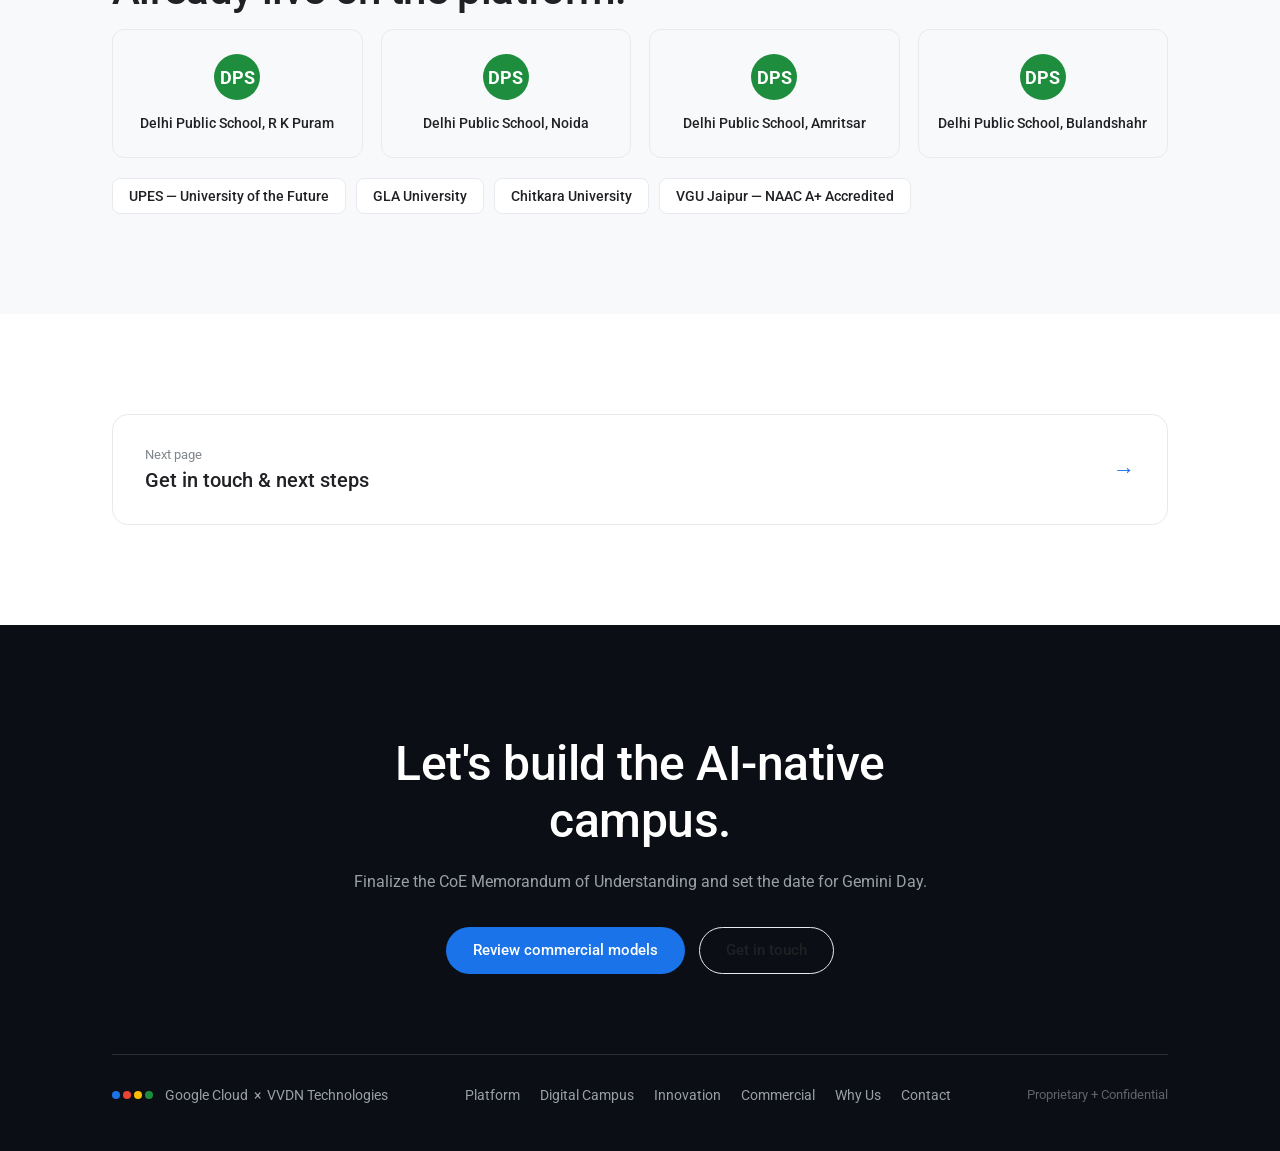
<file: partner.html>
<!DOCTYPE html>
<html lang="en">
<head>
<meta charset="UTF-8">
<meta name="viewport" content="width=device-width, initial-scale=1.0">
<title>Why VVDN &amp; Google Cloud — DCGC 4.0</title>
<link rel="preconnect" href="https://fonts.googleapis.com">
<link href="https://fonts.googleapis.com/css2?family=Roboto:wght@300;400;500;700;900&family=Roboto+Mono:wght@400;500;700&display=swap" rel="stylesheet">
<link rel="stylesheet" href="assets/style.css">
</head>
<body>

<header class="top">
  <div class="wrap row">
    <a href="index.html" class="brandmark"><span class="dots"><i></i><i></i><i></i><i></i></span> Google Cloud <span style="color:var(--grey-soft); font-weight:400;">×</span> VVDN</a>
    <button class="menu-btn" aria-label="Toggle menu"><span></span><span></span><span></span></button>
    <nav class="navlinks">
      <a href="index.html" data-page="index.html">Home</a>
      <a href="platform.html" data-page="platform.html">Platform</a>
      <a href="digital-campus.html" data-page="digital-campus.html">Digital Campus</a>
      <a href="innovation.html" data-page="innovation.html">Innovation</a>
      <a href="commercial.html" data-page="commercial.html">Commercial</a>
      <a href="partner.html" data-page="partner.html">Why Us</a>
      <a href="contact.html" data-page="contact.html" class="nav-cta">Contact</a>
    </nav>
  </div>
</header>

<div class="page-hero dark">
  <div class="wrap">
    <div class="crumb"><a href="index.html" style="color:#9aa0a6;">Home</a> / Why Us</div>
    <div class="eyebrow-row"><span class="barpill"></span> Why VVDN &amp; Google Cloud</div>
    <h1 class="page-title" style="color:#fff;">One trusted partner for the entire AI journey.</h1>
    <p class="page-sub">From setting up to running the Centre, and from training talent to building real products.</p>
  </div>
</div>

<section class="dark" style="padding-top:0;">
  <div class="wrap">
    <div class="grid2" style="gap:20px;">
      <div class="card reveal"><div class="bar c-blue"></div><h3>Deep engineering DNA</h3><p>Few companies combine AI, hardware, cloud and embedded engineering the way VVDN does.</p></div>
      <div class="card reveal"><div class="bar c-red"></div><h3>Proven AI platforms &amp; products</h3><p>Intelligent device platforms, vision systems, NLP agents, and IoT solutions — already shipping.</p></div>
      <div class="card reveal"><div class="bar c-yellow"></div><h3>Full-scale innovation labs</h3><p>Hands-on experience building robotics, AI kits, and incubation frameworks from the ground up.</p></div>
      <div class="card reveal"><div class="bar c-green"></div><h3>Custom solutions, in-house</h3><p>Boards, firmware, models, apps, dashboards — designed end-to-end, not assembled from vendors.</p></div>
    </div>

    <div class="stat-strip reveal">
      <div class="stat-item"><div class="n">17+</div><div class="l">Years of industry experience</div></div>
      <div class="stat-item"><div class="n">6</div><div class="l">Global offices</div></div>
      <div class="stat-item"><div class="n">11</div><div class="l">Design &amp; delivery centers</div></div>
      <div class="stat-item"><div class="n">8</div><div class="l">Manufacturing facilities in India</div></div>
      <div class="stat-item"><div class="n">12K+</div><div class="l">Workforce (engineering + manufacturing)</div></div>
      <div class="stat-item"><div class="n">200+</div><div class="l">Satisfied customers</div></div>
    </div>

    <div class="reveal" style="margin-top:64px;">
      <h3 style="font-size:17px; font-weight:500; margin-bottom:16px; color:#fff;">Silicon &amp; cloud partners</h3>
      <div class="chip-row">
        <span class="chip" style="background:#151920; color:#e8eaed; border-color:var(--line-dark);">Qualcomm</span>
        <span class="chip" style="background:#151920; color:#e8eaed; border-color:var(--line-dark);">Intel</span>
        <span class="chip" style="background:#151920; color:#e8eaed; border-color:var(--line-dark);">NVIDIA</span>
        <span class="chip" style="background:#151920; color:#e8eaed; border-color:var(--line-dark);">Ambarella</span>
        <span class="chip" style="background:#151920; color:#e8eaed; border-color:var(--line-dark);">AMD Xilinx</span>
        <span class="chip" style="background:#151920; color:#e8eaed; border-color:var(--line-dark);">Texas Instruments</span>
        <span class="chip" style="background:#151920; color:#e8eaed; border-color:var(--line-dark);">NXP</span>
        <span class="chip" style="background:#151920; color:#e8eaed; border-color:var(--line-dark);">MediaTek</span>
        <span class="chip" style="background:#151920; color:#e8eaed; border-color:var(--line-dark);">Google Cloud</span>
        <span class="chip" style="background:#151920; color:#e8eaed; border-color:var(--line-dark);">AWS</span>
        <span class="chip" style="background:#151920; color:#e8eaed; border-color:var(--line-dark);">Red Hat</span>
      </div>
    </div>

    <div class="reveal" style="margin-top:44px;">
      <h3 style="font-size:17px; font-weight:500; margin-bottom:10px; color:#fff;">Recognitions</h3>
      <p style="color:#9aa0a6; font-size:14.5px; max-width:640px; line-height:1.6;">Recognised at the Hurun India Future Unicorn Award 2024 for innovation in product engineering and electronic solutions, and awarded "Excellence in Digital Transformation" at the Electronic Era Excellence &amp; Achievers Awards 2024 — with additional standing across Everest, Avasant, ISG and Zinnov analyst ratings.</p>
    </div>
  </div>
</section>

<!-- Early adopters -->
<section class="soft">
  <div class="wrap">
    <div class="reveal">
      <div class="section-tag">Early adopters</div>
      <h2 class="section-title">Already live on the platform.</h2>
    </div>
    <div class="adopters-grid reveal" style="margin-bottom:20px;">
      <div class="adopter-card"><div class="adopter-mark" style="background:var(--green);">DPS</div><h6>Delhi Public School, R K Puram</h6></div>
      <div class="adopter-card"><div class="adopter-mark" style="background:var(--green);">DPS</div><h6>Delhi Public School, Noida</h6></div>
      <div class="adopter-card"><div class="adopter-mark" style="background:var(--green);">DPS</div><h6>Delhi Public School, Amritsar</h6></div>
      <div class="adopter-card"><div class="adopter-mark" style="background:var(--green);">DPS</div><h6>Delhi Public School, Bulandshahr</h6></div>
    </div>
    <div class="chip-row reveal">
      <span class="chip">UPES — University of the Future</span>
      <span class="chip">GLA University</span>
      <span class="chip">Chitkara University</span>
      <span class="chip">VGU Jaipur — NAAC A+ Accredited</span>
    </div>
  </div>
</section>

<section>
  <div class="wrap">
    <a href="contact.html" class="page-next reveal">
      <div>
        <div class="lbl">Next page</div>
        <div class="ttl">Get in touch &amp; next steps</div>
      </div>
      <div class="arrow">→</div>
    </a>
  </div>
</section>

<footer>
  <div class="wrap">
    <div class="cta-box reveal">
      <h2>Let's build the AI-native campus.</h2>
      <p>Finalize the CoE Memorandum of Understanding and set the date for Gemini Day.</p>
      <div class="cta-row">
        <a href="commercial.html" class="btn btn-primary">Review commercial models</a>
        <a href="contact.html" class="btn btn-outline">Get in touch</a>
      </div>
    </div>
    <div class="foot-bottom">
      <div class="foot-brand"><span class="dots"><i></i><i></i><i></i><i></i></span> Google Cloud &nbsp;×&nbsp; VVDN Technologies</div>
      <div class="foot-links">
        <a href="platform.html">Platform</a><a href="digital-campus.html">Digital Campus</a><a href="innovation.html">Innovation</a><a href="commercial.html">Commercial</a><a href="partner.html">Why Us</a><a href="contact.html">Contact</a>
      </div>
      <div class="foot-meta">Proprietary + Confidential</div>
    </div>
  </div>
</footer>

<script src="assets/script.js"></script>
</body>
</html>
</file>
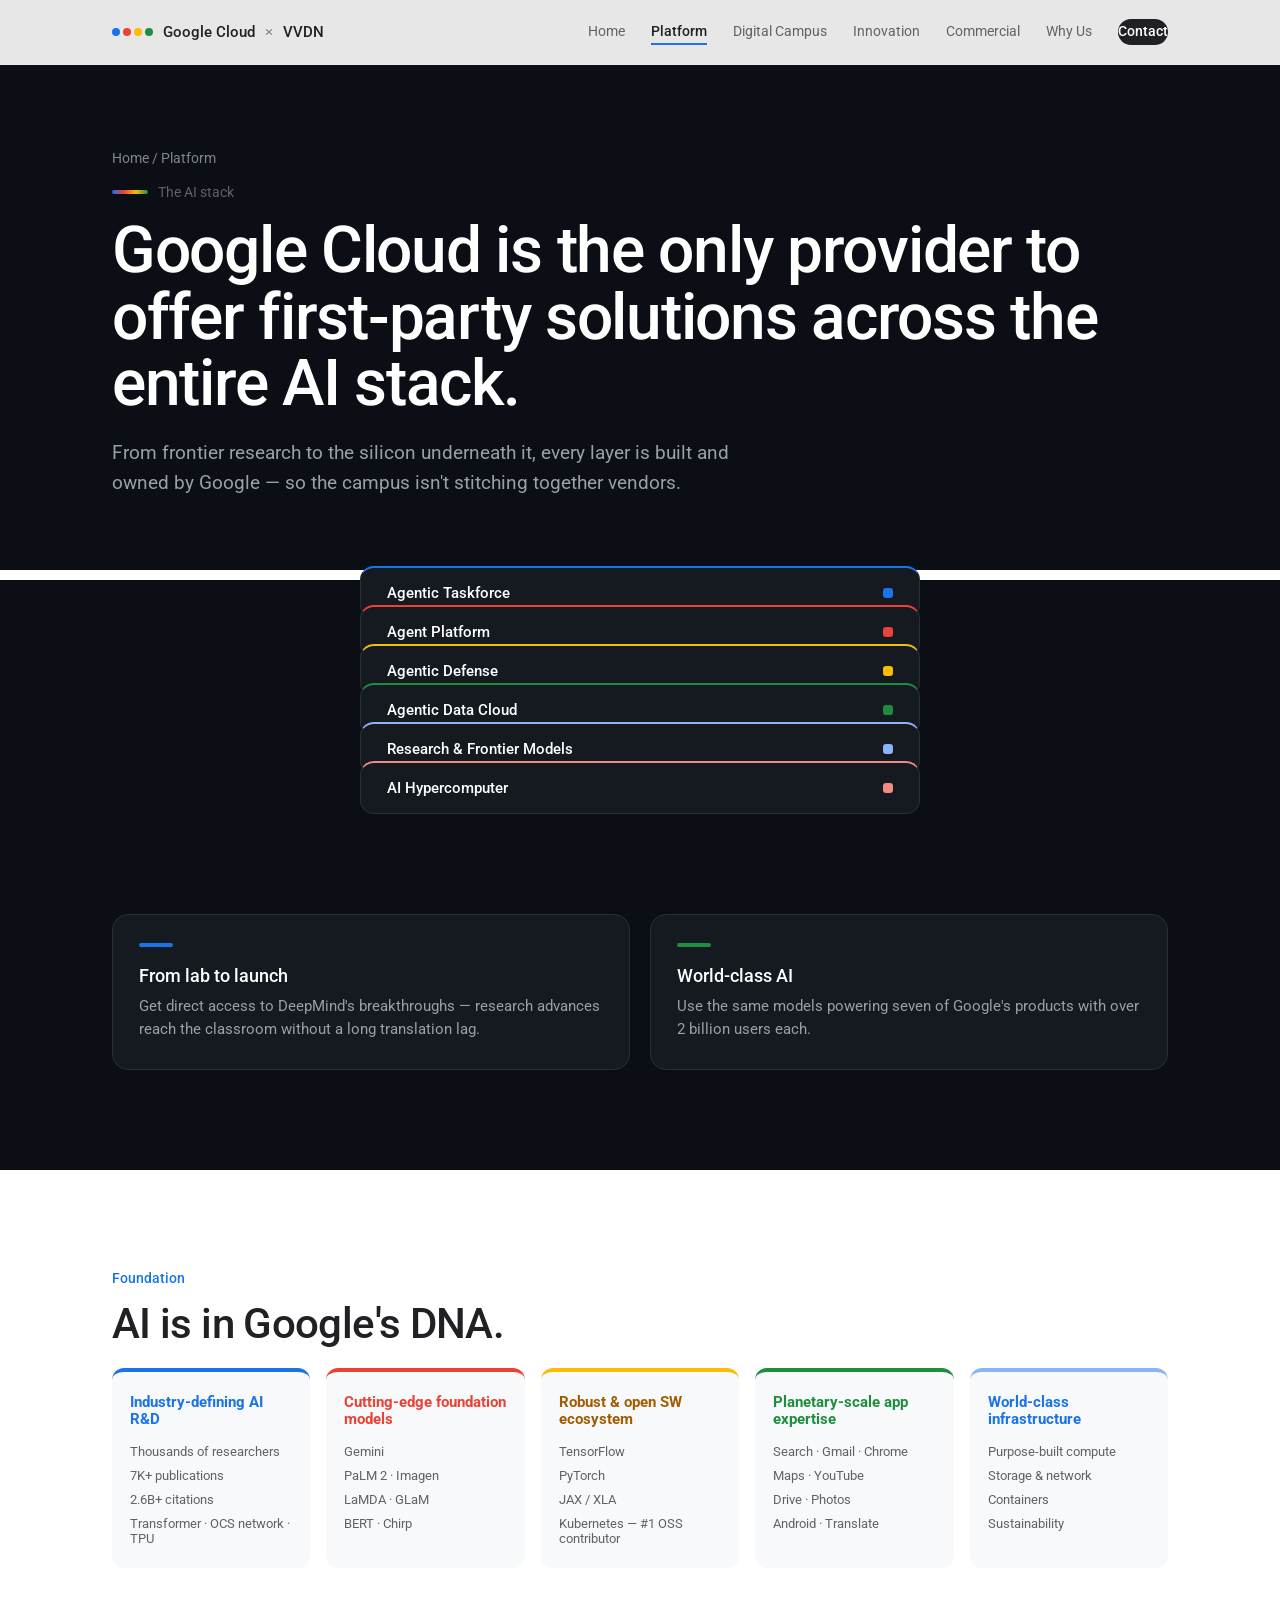
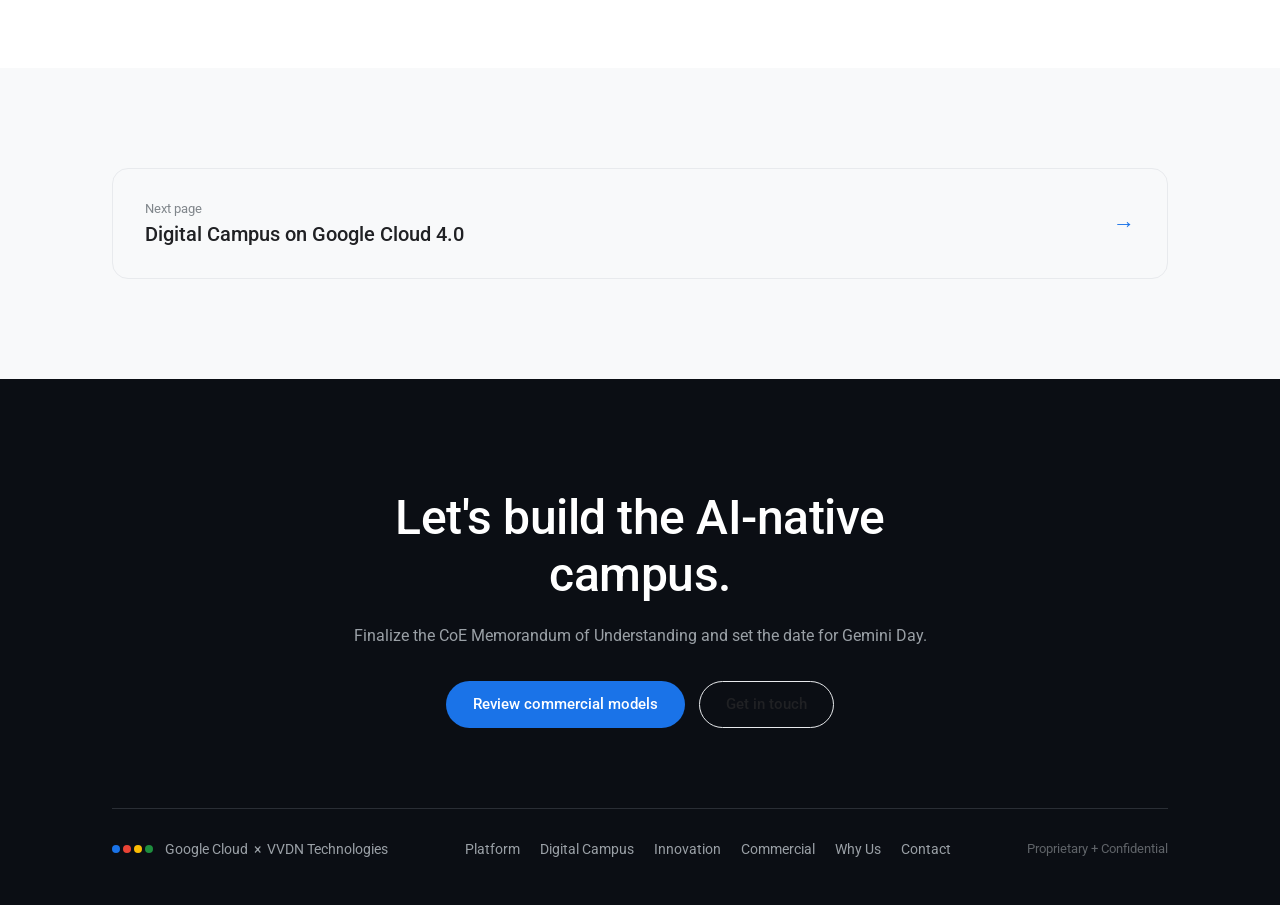
<file: platform.html>
<!DOCTYPE html>
<html lang="en">
<head>
<meta charset="UTF-8">
<meta name="viewport" content="width=device-width, initial-scale=1.0">
<title>The Platform — DCGC 4.0</title>
<link rel="preconnect" href="https://fonts.googleapis.com">
<link href="https://fonts.googleapis.com/css2?family=Roboto:wght@300;400;500;700;900&family=Roboto+Mono:wght@400;500;700&display=swap" rel="stylesheet">
<link rel="stylesheet" href="assets/style.css">
</head>
<body>

<header class="top">
  <div class="wrap row">
    <a href="index.html" class="brandmark"><span class="dots"><i></i><i></i><i></i><i></i></span> Google Cloud <span style="color:var(--grey-soft); font-weight:400;">×</span> VVDN</a>
    <button class="menu-btn" aria-label="Toggle menu"><span></span><span></span><span></span></button>
    <nav class="navlinks">
      <a href="index.html" data-page="index.html">Home</a>
      <a href="platform.html" data-page="platform.html">Platform</a>
      <a href="digital-campus.html" data-page="digital-campus.html">Digital Campus</a>
      <a href="innovation.html" data-page="innovation.html">Innovation</a>
      <a href="commercial.html" data-page="commercial.html">Commercial</a>
      <a href="partner.html" data-page="partner.html">Why Us</a>
      <a href="contact.html" data-page="contact.html" class="nav-cta">Contact</a>
    </nav>
  </div>
</header>

<div class="page-hero dark">
  <div class="wrap">
    <div class="crumb"><a href="index.html">Home</a> / Platform</div>
    <div class="eyebrow-row"><span class="barpill"></span> The AI stack</div>
    <h1 class="page-title" style="color:#fff;">Google Cloud is the only provider to offer first-party solutions across the entire AI stack.</h1>
    <p class="page-sub">From frontier research to the silicon underneath it, every layer is built and owned by Google — so the campus isn't stitching together vendors.</p>
  </div>
</div>

<section class="dark" style="padding-top:0;">
  <div class="wrap">
    <div class="stack-diagram" id="stackDiagram">
      <div class="stack-row"><span class="stack-lbl">Agentic Taskforce</span><span class="swatch" style="background:var(--blue)"></span></div>
      <div class="stack-row"><span class="stack-lbl">Agent Platform</span><span class="swatch" style="background:var(--red)"></span></div>
      <div class="stack-row"><span class="stack-lbl">Agentic Defense</span><span class="swatch" style="background:var(--yellow)"></span></div>
      <div class="stack-row"><span class="stack-lbl">Agentic Data Cloud</span><span class="swatch" style="background:var(--green)"></span></div>
      <div class="stack-row"><span class="stack-lbl">Research &amp; Frontier Models</span><span class="swatch" style="background:#8ab4f8"></span></div>
      <div class="stack-row"><span class="stack-lbl">AI Hypercomputer</span><span class="swatch" style="background:#f28b82"></span></div>
    </div>

    <div class="grid2" style="margin-top:100px;">
      <div class="card reveal">
        <div class="bar c-blue"></div>
        <h3>From lab to launch</h3>
        <p>Get direct access to DeepMind's breakthroughs — research advances reach the classroom without a long translation lag.</p>
      </div>
      <div class="card reveal">
        <div class="bar c-green"></div>
        <h3>World-class AI</h3>
        <p>Use the same models powering seven of Google's products with over 2 billion users each.</p>
      </div>
    </div>
  </div>
</section>

<section>
  <div class="wrap">
    <div class="reveal">
      <div class="section-tag">Foundation</div>
      <h2 class="section-title">AI is in Google's DNA.</h2>
    </div>
    <div class="dna-grid reveal">
      <div class="dna-col" style="border-color:var(--blue);">
        <h5 class="t-blue">Industry-defining AI R&amp;D</h5>
        <ul><li>Thousands of researchers</li><li>7K+ publications</li><li>2.6B+ citations</li><li>Transformer · OCS network · TPU</li></ul>
      </div>
      <div class="dna-col" style="border-color:var(--red);">
        <h5 class="t-red">Cutting-edge foundation models</h5>
        <ul><li>Gemini</li><li>PaLM 2 · Imagen</li><li>LaMDA · GLaM</li><li>BERT · Chirp</li></ul>
      </div>
      <div class="dna-col" style="border-color:var(--yellow);">
        <h5 class="t-yellow">Robust &amp; open SW ecosystem</h5>
        <ul><li>TensorFlow</li><li>PyTorch</li><li>JAX / XLA</li><li>Kubernetes — #1 OSS contributor</li></ul>
      </div>
      <div class="dna-col" style="border-color:var(--green);">
        <h5 class="t-green">Planetary-scale app expertise</h5>
        <ul><li>Search · Gmail · Chrome</li><li>Maps · YouTube</li><li>Drive · Photos</li><li>Android · Translate</li></ul>
      </div>
      <div class="dna-col" style="border-color:#8ab4f8;">
        <h5 style="color:#1a73e8;">World-class infrastructure</h5>
        <ul><li>Purpose-built compute</li><li>Storage &amp; network</li><li>Containers</li><li>Sustainability</li></ul>
      </div>
    </div>
  </div>
</section>

<section class="soft">
  <div class="wrap">
    <a href="digital-campus.html" class="page-next reveal">
      <div>
        <div class="lbl">Next page</div>
        <div class="ttl">Digital Campus on Google Cloud 4.0</div>
      </div>
      <div class="arrow">→</div>
    </a>
  </div>
</section>

<footer>
  <div class="wrap">
    <div class="cta-box reveal">
      <h2>Let's build the AI-native campus.</h2>
      <p>Finalize the CoE Memorandum of Understanding and set the date for Gemini Day.</p>
      <div class="cta-row">
        <a href="commercial.html" class="btn btn-primary">Review commercial models</a>
        <a href="contact.html" class="btn btn-outline">Get in touch</a>
      </div>
    </div>
    <div class="foot-bottom">
      <div class="foot-brand"><span class="dots"><i></i><i></i><i></i><i></i></span> Google Cloud &nbsp;×&nbsp; VVDN Technologies</div>
      <div class="foot-links">
        <a href="platform.html">Platform</a><a href="digital-campus.html">Digital Campus</a><a href="innovation.html">Innovation</a><a href="commercial.html">Commercial</a><a href="partner.html">Why Us</a><a href="contact.html">Contact</a>
      </div>
      <div class="foot-meta">Proprietary + Confidential</div>
    </div>
  </div>
</footer>

<script src="assets/script.js"></script>
</body>
</html>
</file>
<file: assets/style.css>
:root{
  --blue:#1a73e8; --red:#ea4335; --yellow:#fbbc04; --green:#1e8e3e;
  --ink:#202124; --grey:#5f6368; --grey-soft:#80868b;
  --bg:#ffffff; --bg-soft:#f8f9fa; --bg-dark:#0b0e14;
  --line:#e8eaed; --line-dark:#2a2e35; --radius:16px;
}
*{box-sizing:border-box;}
html{scroll-behavior:smooth;}
body{margin:0; font-family:'Roboto',-apple-system,sans-serif; color:var(--ink); background:var(--bg); -webkit-font-smoothing:antialiased; overflow-x:hidden;}
@media (prefers-reduced-motion: reduce){ *{animation-duration:.01ms !important; transition-duration:.01ms !important; scroll-behavior:auto !important;} }
a{color:inherit;}
.mono{font-family:'Roboto Mono',monospace;}
.wrap{max-width:1120px; margin:0 auto; padding:0 32px;}
@media (max-width:640px){ .wrap{padding:0 20px;} }
:focus-visible{outline:2px solid var(--blue); outline-offset:2px;}

/* ---------- top nav ---------- */
header.top{position:fixed; top:0; left:0; right:0; z-index:100; background:rgba(255,255,255,.9); backdrop-filter:blur(10px); border-bottom:1px solid var(--line); transition:transform .4s ease;}
header.top .row{display:flex; align-items:center; justify-content:space-between; height:64px;}
.brandmark{display:flex; align-items:center; gap:10px; font-weight:500; font-size:15px; color:var(--ink); text-decoration:none;}
.dots{display:inline-flex; gap:3px;}
.dots i{width:8px; height:8px; border-radius:50%; display:inline-block;}
.dots i:nth-child(1){background:var(--blue);} .dots i:nth-child(2){background:var(--red);}
.dots i:nth-child(3){background:var(--yellow);} .dots i:nth-child(4){background:var(--green);}
.navlinks{display:flex; gap:26px; font-size:14px; color:var(--grey); align-items:center;}
.navlinks a{text-decoration:none; color:inherit; transition:color .2s; padding:4px 0; border-bottom:2px solid transparent;}
.navlinks a:hover{color:var(--blue);}
.navlinks a.active{color:var(--ink); font-weight:500; border-bottom-color:var(--blue);}
.nav-cta{background:var(--ink); color:#fff !important; padding:9px 18px; border-radius:20px; font-weight:500;}
.nav-cta:hover{background:var(--blue) !important;}
.menu-btn{display:none; background:none; border:none; cursor:pointer; padding:6px;}
.menu-btn span{display:block; width:22px; height:2px; background:var(--ink); margin:5px 0;}
@media (max-width:860px){
  .navlinks{position:fixed; top:64px; left:0; right:0; background:#fff; flex-direction:column; align-items:flex-start; padding:16px 24px 28px; gap:16px; border-bottom:1px solid var(--line); transform:translateY(-140%); opacity:0; transition:transform .3s ease, opacity .3s ease; pointer-events:none;}
  .navlinks.open{transform:translateY(0); opacity:1; pointer-events:auto;}
  .menu-btn{display:block;}
}

/* ---------- breadcrumb / page header ---------- */
.page-hero{padding:150px 0 72px;}
.crumb{font-size:13.5px; color:var(--grey-soft); margin-bottom:18px;}
.crumb a{text-decoration:none; color:var(--grey-soft);}
.crumb a:hover{color:var(--blue);}
.eyebrow-row{display:flex; align-items:center; gap:10px; margin-bottom:18px; font-size:14px; color:var(--grey);}
.barpill{height:4px; width:36px; border-radius:2px; background:linear-gradient(90deg,var(--blue),var(--red),var(--yellow),var(--green));}
h1.page-title{font-size:clamp(34px,6vw,64px); line-height:1.04; font-weight:500; letter-spacing:-0.02em; margin:0 0 20px;}
.page-sub{font-size:clamp(16px,2vw,19px); color:var(--grey); max-width:640px; line-height:1.6; margin:0;}

/* ---------- hero (home) ---------- */
.hero{min-height:92vh; display:flex; flex-direction:column; justify-content:center; padding-top:64px;}
.hero-logo{margin-bottom:32px; height:56px; display:flex; align-items:center;}
.hero-logo svg{height:52px; width:auto;}
h1.hero-title{font-size:clamp(38px,7vw,80px); line-height:1.03; font-weight:500; letter-spacing:-0.02em; margin:0 0 22px;}
h1.hero-title .accent{color:var(--blue);}
.hero-sub{font-size:clamp(17px,2vw,21px); color:var(--grey); max-width:620px; margin:0 0 8px; line-height:1.55;}
.hero-tagline{font-size:15px; color:var(--blue); font-weight:500; margin:0 0 36px;}
.hero-presenter{font-size:14px; color:var(--grey-soft); margin-bottom:44px;}
.hero-ctas{display:flex; gap:14px; flex-wrap:wrap; margin-bottom:56px;}

/* ---------- buttons ---------- */
.btn{display:inline-flex; align-items:center; gap:8px; padding:14px 26px; border-radius:26px; font-size:14.5px; font-weight:500; text-decoration:none; border:1px solid transparent; cursor:pointer; font-family:inherit; transition:background .2s ease, transform .2s ease, border-color .2s ease, color .2s ease;}
.btn-primary{background:var(--blue); color:#fff;}
.btn-primary:hover{background:#1765cc; transform:translateY(-1px);}
.btn-outline{background:transparent; color:var(--ink); border-color:var(--line);}
.btn-outline:hover{border-color:var(--ink); transform:translateY(-1px);}
.dark .btn-outline{color:#fff; border-color:var(--line-dark);}
.dark .btn-outline:hover{border-color:#fff;}
.btn-arrow{transition:transform .2s ease;}
.btn:hover .btn-arrow{transform:translateX(3px);}

/* ---------- clickable nav cards (home) ---------- */
.navcard-grid{display:grid; grid-template-columns:repeat(4,1fr); gap:1px; background:var(--line); border:1px solid var(--line); border-radius:12px; overflow:hidden;}
@media (max-width:800px){ .navcard-grid{grid-template-columns:repeat(2,1fr);} }
.navcard{background:#fff; padding:24px 22px; opacity:0; transform:translateY(14px); text-decoration:none; color:var(--ink); display:block; transition:background .2s ease;}
.navcard:hover{background:var(--bg-soft);}
.navcard .num{font-family:'Roboto Mono'; font-size:13px; font-weight:700; margin-bottom:10px;}
.navcard .lbl{font-size:14.5px; font-weight:500; line-height:1.35; margin-bottom:6px;}
.navcard .go{font-size:12.5px; color:var(--grey-soft); display:flex; align-items:center; gap:4px;}
.navcard:nth-child(1) .num{color:var(--blue);} .navcard:nth-child(2) .num{color:var(--red);}
.navcard:nth-child(3) .num{color:var(--yellow);} .navcard:nth-child(4) .num{color:var(--green);}

/* ---------- section-page directory (home: full page list) ---------- */
.dir-grid{display:grid; grid-template-columns:repeat(3,1fr); gap:20px;}
@media (max-width:900px){ .dir-grid{grid-template-columns:repeat(2,1fr);} }
@media (max-width:600px){ .dir-grid{grid-template-columns:1fr;} }
.dir-card{border:1px solid var(--line); border-radius:var(--radius); padding:28px 26px; text-decoration:none; color:var(--ink); display:flex; flex-direction:column; gap:14px; transition:border-color .2s ease, transform .2s ease, box-shadow .2s ease; background:#fff;}
.dir-card:hover{border-color:var(--ink); transform:translateY(-2px); box-shadow:0 8px 24px rgba(0,0,0,.06);}
.dir-icon{width:40px; height:40px; border-radius:10px; display:flex; align-items:center; justify-content:center; font-size:18px; color:#fff;}
.dir-card h3{font-size:17px; font-weight:500; margin:0;}
.dir-card p{font-size:13.5px; color:var(--grey); line-height:1.5; margin:0; flex-grow:1;}
.dir-card .go{font-size:13px; font-weight:500; color:var(--blue); display:flex; align-items:center; gap:5px;}

/* ---------- generic section ---------- */
section{padding:100px 0; position:relative;}
@media (max-width:700px){ section{padding:64px 0;} }
.section-tag{font-size:14px; font-weight:500; color:var(--blue); margin-bottom:14px;}
h2.section-title{font-size:clamp(26px,4vw,42px); font-weight:500; letter-spacing:-0.015em; line-height:1.14; margin:0 0 16px; max-width:780px;}
.section-desc{font-size:16.5px; color:var(--grey); max-width:600px; margin:0 0 52px; line-height:1.6;}
.reveal{opacity:0; transform:translateY(24px); transition:opacity .7s cubic-bezier(.2,.7,.2,1), transform .7s cubic-bezier(.2,.7,.2,1);}
.reveal.in{opacity:1; transform:translateY(0);}
.soft{background:var(--bg-soft);}
.dark{background:var(--bg-dark); color:#fff;}
.dark .section-desc{color:#9aa0a6;}
.dark .section-tag{color:#8ab4f8;}
.dark .page-sub{color:#9aa0a6;}

/* ---------- card grid ---------- */
.grid2{display:grid; grid-template-columns:1fr 1fr; gap:20px;}
.grid4{display:grid; grid-template-columns:repeat(4,1fr); gap:20px;}
@media (max-width:900px){ .grid4{grid-template-columns:repeat(2,1fr);} }
@media (max-width:640px){ .grid2, .grid4{grid-template-columns:1fr;} }
.card{border:1px solid var(--line); border-radius:var(--radius); padding:28px 26px; background:#fff;}
.card h3{font-size:18px; font-weight:500; margin:0 0 10px;}
.card p{font-size:14.5px; color:var(--grey); line-height:1.55; margin:0;}
.card .bar{height:4px; border-radius:2px; width:34px; margin-bottom:18px;}
.dark .card{background:#151920; border-color:var(--line-dark);}
.dark .card p{color:#9aa0a6;}
.dark .card h3{color:#fff;}
.c-blue{background:var(--blue);} .c-red{background:var(--red);} .c-yellow{background:var(--yellow);} .c-green{background:var(--green);}
.t-blue{color:var(--blue);} .t-red{color:var(--red);} .t-yellow{color:#a35c00;} .t-green{color:var(--green);}
.quote{border:1px solid var(--line); border-radius:var(--radius); padding:28px 26px; display:flex; align-items:center; font-size:16px; font-style:italic; color:var(--grey); background:var(--bg-soft);}

/* ---------- stack diagram ---------- */
.stack-diagram{display:flex; flex-direction:column; align-items:center; gap:0; margin-top:10px;}
.stack-row{width:100%; max-width:560px; display:flex; align-items:center; justify-content:space-between; padding:16px 26px; margin-top:-14px; border-radius:14px; background:#151920; border:1px solid #2a2e35; opacity:0; transform:translateY(16px) scale(.97); transition:opacity .5s ease, transform .5s ease;}
.stack-row.in{opacity:1; transform:translateY(0) scale(1);}
.stack-row .stack-lbl{font-size:15px; font-weight:500;}
.stack-row .swatch{width:10px; height:10px; border-radius:3px;}
.stack-row:nth-child(1){border-top:2px solid var(--blue);} .stack-row:nth-child(2){border-top:2px solid var(--red);}
.stack-row:nth-child(3){border-top:2px solid var(--yellow);} .stack-row:nth-child(4){border-top:2px solid var(--green);}
.stack-row:nth-child(5){border-top:2px solid #8ab4f8;} .stack-row:nth-child(6){border-top:2px solid #f28b82;}

/* ---------- horizontal timeline ---------- */
.timeline{position:relative; margin-top:20px;}
.timeline .track{position:absolute; left:0; right:0; top:24px; height:3px; background:var(--line);}
.timeline .track-fill{position:absolute; left:0; top:0; height:100%; width:0%; background:linear-gradient(90deg,var(--blue),var(--red),var(--yellow),var(--green)); transition:width 1.4s cubic-bezier(.2,.7,.2,1);}
.tl-items{display:grid; grid-template-columns:repeat(4,1fr); gap:20px; position:relative;}
@media (max-width:800px){ .tl-items{grid-template-columns:repeat(2,1fr);} }
.tl-item{opacity:0; transform:translateY(14px); transition:opacity .5s ease, transform .5s ease;}
.tl-item.in{opacity:1; transform:translateY(0);}
.tl-dot{width:14px; height:14px; border-radius:50%; margin-bottom:16px; border:3px solid #fff; box-shadow:0 0 0 2px var(--line);}
.tl-item h4{font-size:15px; font-weight:500; margin:0 0 8px;}
.tl-item p{font-size:13.5px; color:var(--grey); line-height:1.5; margin:0;}

/* ---------- phase timeline ---------- */
.phase-grid{display:grid; grid-template-columns:repeat(6,1fr); gap:14px;}
@media (max-width:1000px){ .phase-grid{grid-template-columns:repeat(3,1fr);} }
@media (max-width:640px){ .phase-grid{grid-template-columns:repeat(2,1fr);} }
.phase-card{border:1px solid var(--line-dark); border-radius:12px; padding:18px 16px; background:#151920; opacity:0; transform:translateY(14px); transition:opacity .5s ease, transform .5s ease;}
.phase-card.in{opacity:1; transform:translateY(0);}
.phase-num{width:26px; height:26px; border-radius:50%; display:flex; align-items:center; justify-content:center; font-size:12px; font-weight:700; font-family:'Roboto Mono'; margin-bottom:14px; color:#0b0e14;}
.phase-card h5{font-size:14px; font-weight:500; margin:0 0 8px; color:#fff;}
.phase-card p{font-size:12.5px; color:#9aa0a6; line-height:1.5; margin:0;}

.impact-grid{display:grid; grid-template-columns:repeat(4,1fr); gap:20px; margin-top:56px;}
@media (max-width:800px){ .impact-grid{grid-template-columns:repeat(2,1fr);} }
.impact-card{padding:22px 6px; border-top:3px solid var(--line);}
.impact-num{font-family:'Roboto Mono'; font-size:34px; font-weight:700; margin-bottom:6px;}
.impact-lbl{font-size:13px; color:#9aa0a6;}
.impact-card:nth-child(1){border-color:var(--red);} .impact-card:nth-child(1) .impact-num{color:var(--red);}
.impact-card:nth-child(2){border-color:var(--yellow);} .impact-card:nth-child(2) .impact-num{color:var(--yellow);}
.impact-card:nth-child(3){border-color:var(--green);} .impact-card:nth-child(3) .impact-num{color:var(--green);}
.impact-card:nth-child(4){border-color:var(--blue);} .impact-card:nth-child(4) .impact-num{color:var(--blue);}

/* ---------- badges / chips ---------- */
.badge-row{display:flex; gap:10px; flex-wrap:wrap; margin-top:18px;}
.badge{padding:8px 16px; border-radius:20px; font-size:13px; font-weight:500;}
.b-blue{background:#e8f0fe; color:var(--blue);} .b-red{background:#fce8e6; color:var(--red);}
.b-yellow{background:#fef7e0; color:#a35c00;} .b-green{background:#e6f4ea; color:var(--green);}
.chip-row{display:flex; flex-wrap:wrap; gap:10px; margin-top:14px;}
.chip{padding:9px 16px; border:1px solid var(--line); border-radius:8px; font-size:13.5px; font-weight:500; color:var(--ink); background:#fff;}
.chip-link{text-decoration:none; cursor:pointer; transition:border-color .2s ease, background .2s ease;}
.chip-link:hover{border-color:var(--ink); background:var(--bg-soft);}

.cert-funnel{display:flex; align-items:center; justify-content:space-between; gap:12px; margin-top:56px; flex-wrap:wrap;}
.funnel-step{flex:1; min-width:150px; text-align:center;}
.funnel-icon{width:52px; height:52px; border-radius:50%; display:flex; align-items:center; justify-content:center; margin:0 auto 14px; font-size:20px;}
.funnel-step h5{font-size:14px; font-weight:500; margin:0;}
.funnel-arrow{color:var(--line); font-size:20px;}
@media (max-width:700px){ .funnel-arrow{display:none;} }

/* ---------- big callout ---------- */
.big-callout{display:grid; grid-template-columns:1fr 1.3fr; gap:56px; align-items:center; margin-top:20px;}
@media (max-width:800px){ .big-callout{grid-template-columns:1fr;} }
.big-num{font-family:'Roboto Mono'; font-size:clamp(58px,9vw,110px); font-weight:700; line-height:1; color:var(--blue);}
.big-num-lbl{font-size:15px; color:var(--grey); margin-top:10px;}
.justify-list{list-style:none; margin:0; padding:0; display:flex; flex-direction:column; gap:14px;}
.justify-list li{display:flex; gap:12px; font-size:15px; line-height:1.5;}
.justify-list li::before{content:''; width:6px; height:6px; border-radius:50%; background:var(--blue); margin-top:8px; flex-shrink:0;}
.infra-list{list-style:none; margin:28px 0 0; padding:0; display:flex; flex-direction:column; gap:18px;}
.infra-list li{display:flex; gap:16px; align-items:flex-start;}
.infra-list .dot{width:8px; height:8px; border-radius:50%; margin-top:8px; flex-shrink:0;}
.infra-list strong{font-size:15px; font-weight:500; display:block; margin-bottom:2px;}
.infra-list span{font-size:14px; color:var(--grey); line-height:1.5;}
.dark .infra-list span{color:#9aa0a6;}

/* ---------- commercial tables ---------- */
.tabs{display:flex; gap:8px; margin-bottom:28px; flex-wrap:wrap;}
.tab-btn{padding:10px 20px; border-radius:24px; border:1px solid var(--line); background:#fff; font-size:14px; font-weight:500; cursor:pointer; color:var(--grey); transition:all .25s ease; font-family:inherit;}
.tab-btn.active{background:var(--ink); color:#fff; border-color:var(--ink);}
table.commercial{width:100%; border-collapse:collapse; font-size:14.5px;}
table.commercial th{text-align:left; padding:14px 16px; background:var(--ink); color:#fff; font-weight:500; font-size:13px;}
table.commercial td{padding:14px 16px; border-bottom:1px solid var(--line);}
table.commercial tr:last-child td{border-bottom:none; font-weight:700; background:var(--bg-soft);}
.model-pane{display:none;}
.model-pane.active{display:block;}
.na{color:#c5221f; font-weight:500;}
.table-wrap{border:1px solid var(--line); border-radius:var(--radius); overflow:hidden;}
.terms-list{list-style:none; margin:0; padding:0; display:flex; flex-direction:column; gap:16px; max-width:760px;}
.terms-list li{display:flex; gap:14px; font-size:15px; line-height:1.6;}
.terms-list .tnum{font-family:'Roboto Mono'; font-size:12px; font-weight:700; color:var(--blue); flex-shrink:0; margin-top:3px;}

/* ---------- stats ---------- */
.stat-strip{display:grid; grid-template-columns:repeat(6,1fr); gap:18px; margin-top:56px;}
@media (max-width:900px){ .stat-strip{grid-template-columns:repeat(3,1fr);} }
@media (max-width:500px){ .stat-strip{grid-template-columns:repeat(2,1fr);} }
.stat-item .n{font-family:'Roboto Mono'; font-size:28px; font-weight:700; color:var(--blue); margin-bottom:4px;}
.stat-item .l{font-size:12.5px; color:var(--grey); line-height:1.4;}
.dark .stat-item .l{color:#9aa0a6;}

/* ---------- DNA columns ---------- */
.dna-grid{display:grid; grid-template-columns:repeat(5,1fr); gap:16px; margin-top:20px;}
@media (max-width:900px){ .dna-grid{grid-template-columns:repeat(2,1fr);} }
@media (max-width:500px){ .dna-grid{grid-template-columns:1fr;} }
.dna-col{border-radius:12px; padding:22px 18px; border-top:4px solid; background:var(--bg-soft);}
.dna-col h5{font-size:14.5px; font-weight:700; margin:0 0 16px;}
.dna-col ul{list-style:none; margin:0; padding:0; display:flex; flex-direction:column; gap:9px;}
.dna-col li{font-size:13px; color:var(--grey);}

/* ---------- early adopters ---------- */
.adopters-grid{display:grid; grid-template-columns:repeat(4,1fr); gap:18px;}
@media (max-width:700px){ .adopters-grid{grid-template-columns:repeat(2,1fr);} }
.adopter-card{border:1px solid var(--line); border-radius:12px; padding:24px 16px; text-align:center;}
.adopter-mark{width:46px; height:46px; border-radius:50%; margin:0 auto 14px; display:flex; align-items:center; justify-content:center; font-size:18px; font-weight:700; color:#fff;}
.adopter-card h6{font-size:13.5px; font-weight:500; margin:0; line-height:1.4;}

/* ---------- page-to-page footer nav ---------- */
.page-next{border:1px solid var(--line); border-radius:var(--radius); padding:32px; display:flex; align-items:center; justify-content:space-between; gap:20px; text-decoration:none; color:var(--ink); transition:border-color .2s ease, background .2s ease; flex-wrap:wrap;}
.page-next:hover{border-color:var(--ink); background:var(--bg-soft);}
.page-next .lbl{font-size:12.5px; color:var(--grey-soft); margin-bottom:6px;}
.page-next .ttl{font-size:20px; font-weight:500;}
.page-next .arrow{font-size:22px; color:var(--blue);}

/* ---------- CTA footer ---------- */
footer{background:var(--bg-dark); color:#fff; padding:110px 0 48px;}
.cta-box{text-align:center; max-width:640px; margin:0 auto 80px;}
.cta-box h2{font-size:clamp(28px,5vw,48px); font-weight:500; margin:0 0 20px; letter-spacing:-0.01em;}
.cta-box p{font-size:16px; color:#9aa0a6; margin:0 0 32px; line-height:1.6;}
.cta-row{display:flex; gap:14px; justify-content:center; flex-wrap:wrap;}
.foot-bottom{border-top:1px solid var(--line-dark); padding-top:32px; display:flex; justify-content:space-between; align-items:center; flex-wrap:wrap; gap:20px;}
.foot-brand{display:flex; align-items:center; gap:12px; font-size:14px; color:#9aa0a6;}
.foot-links{display:flex; gap:20px; flex-wrap:wrap; font-size:13.5px;}
.foot-links a{color:#9aa0a6; text-decoration:none;}
.foot-links a:hover{color:#fff;}
.foot-meta{font-size:12.5px; color:#5f6368;}
</file>
